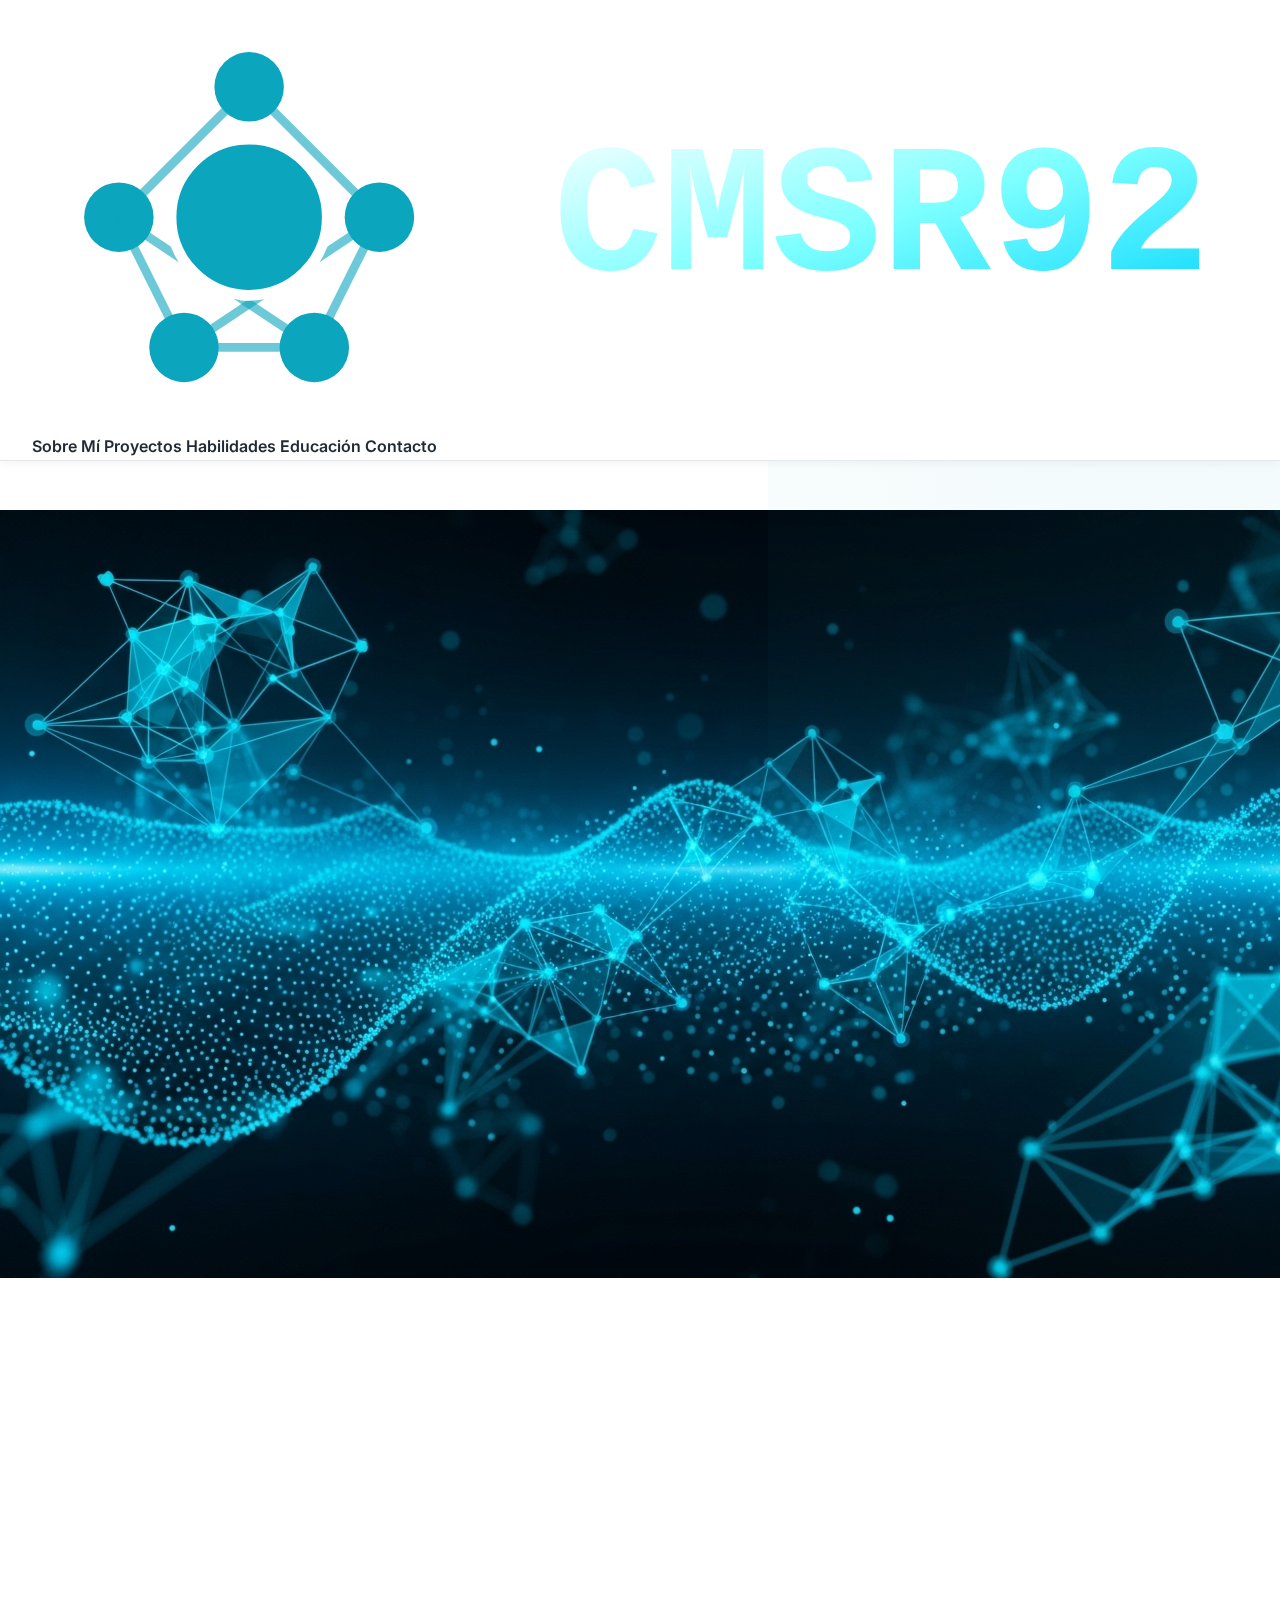
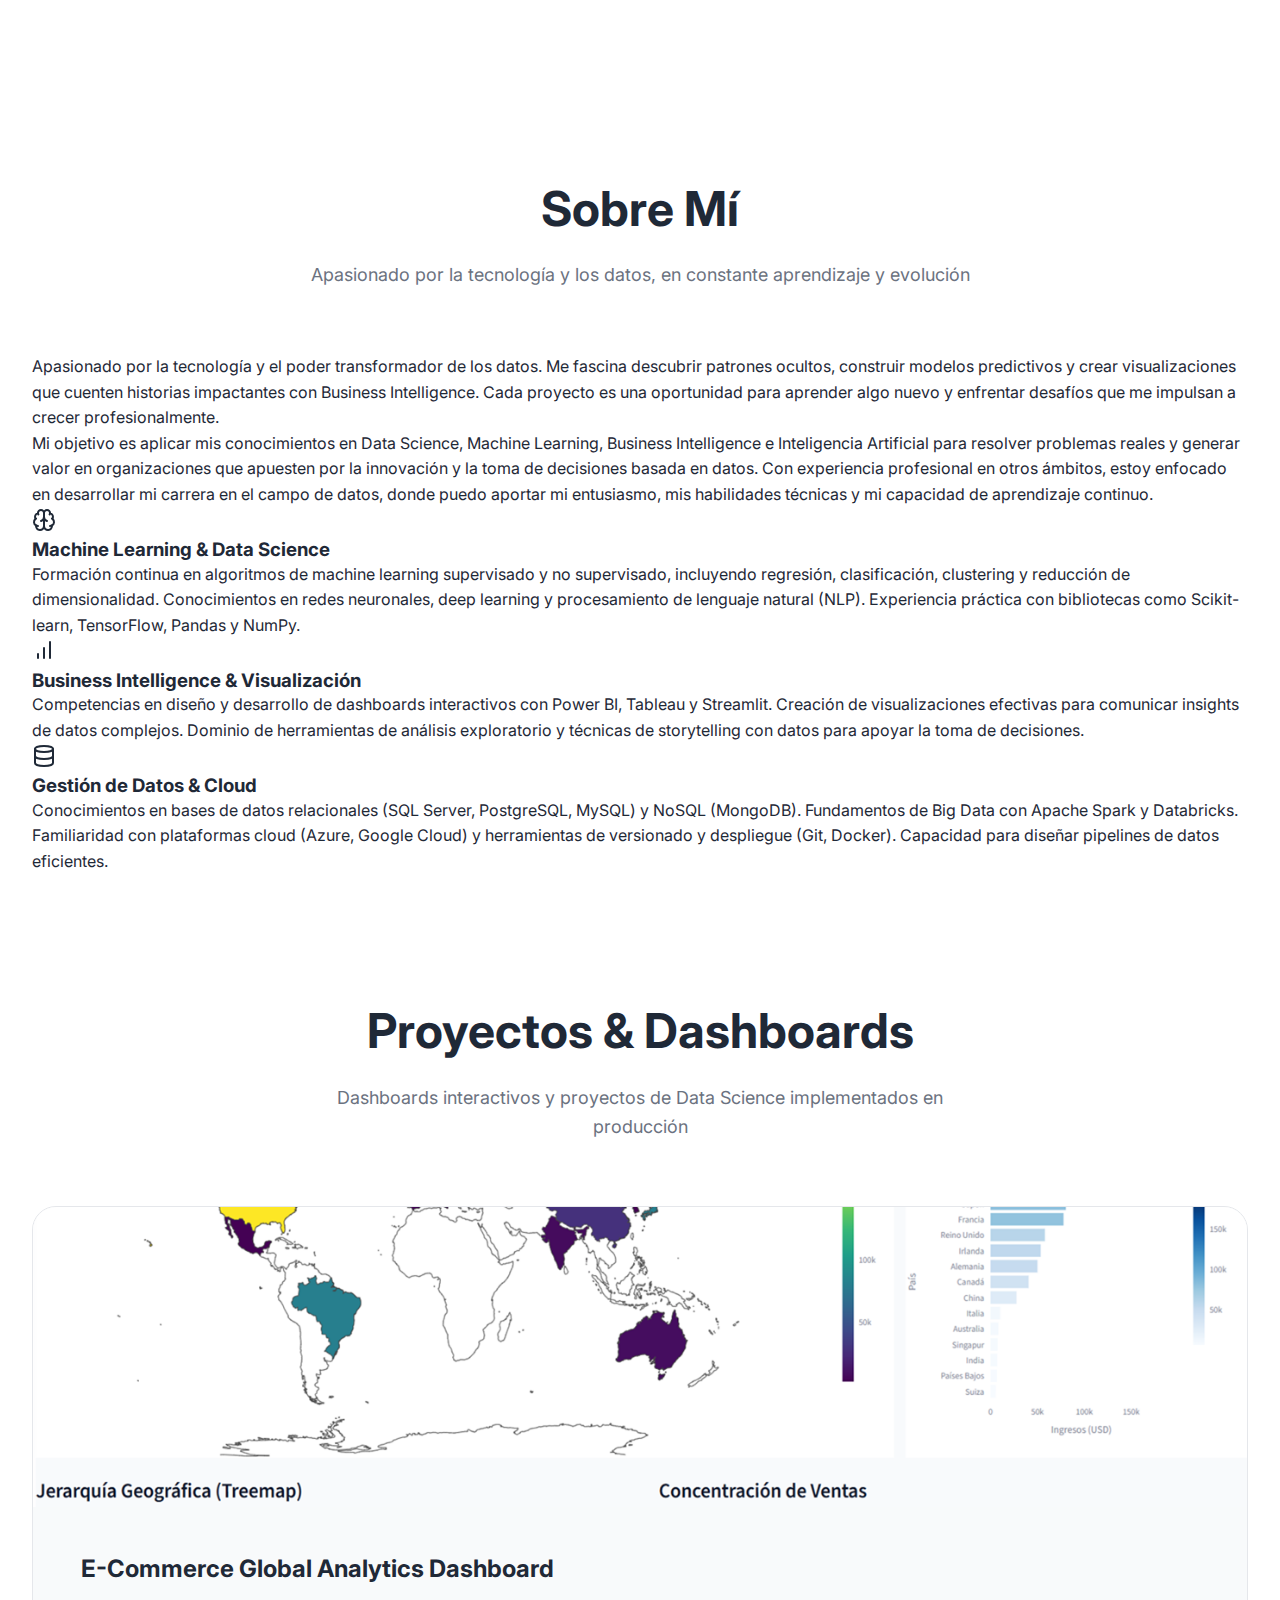
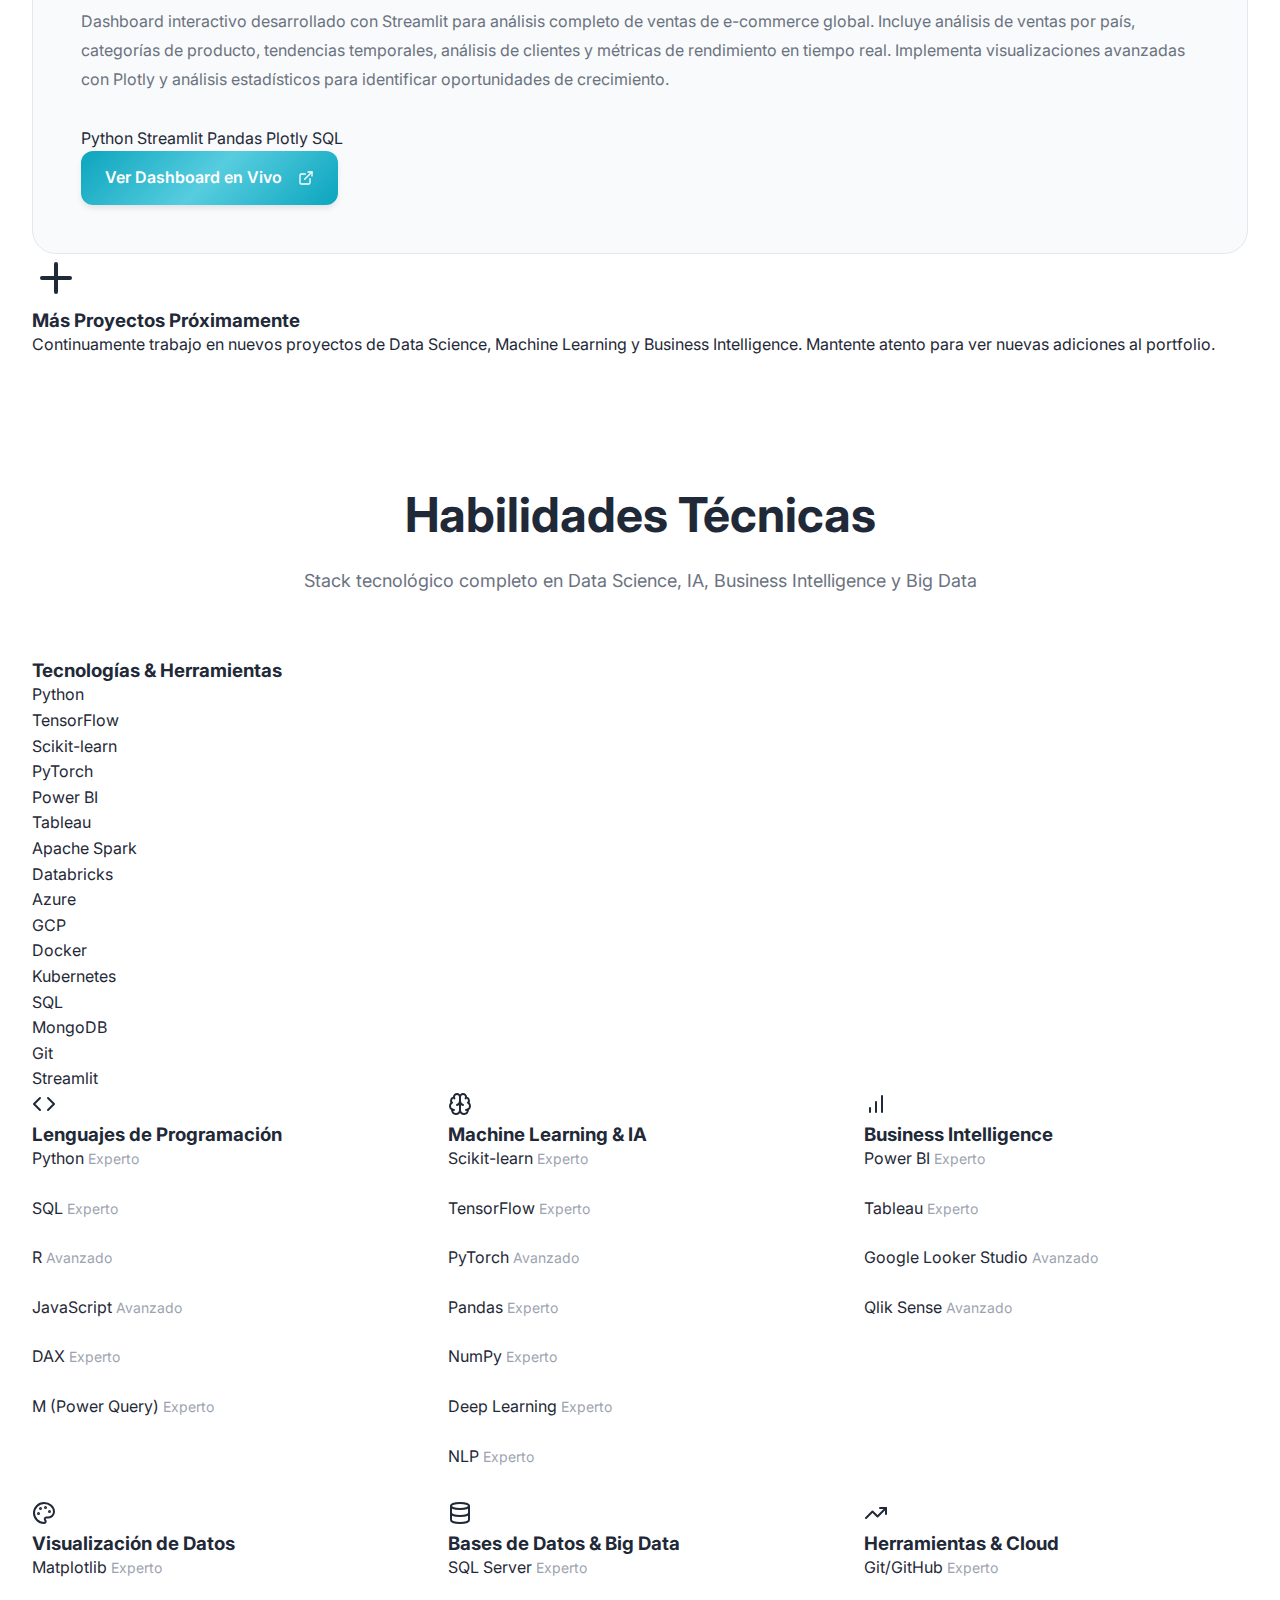
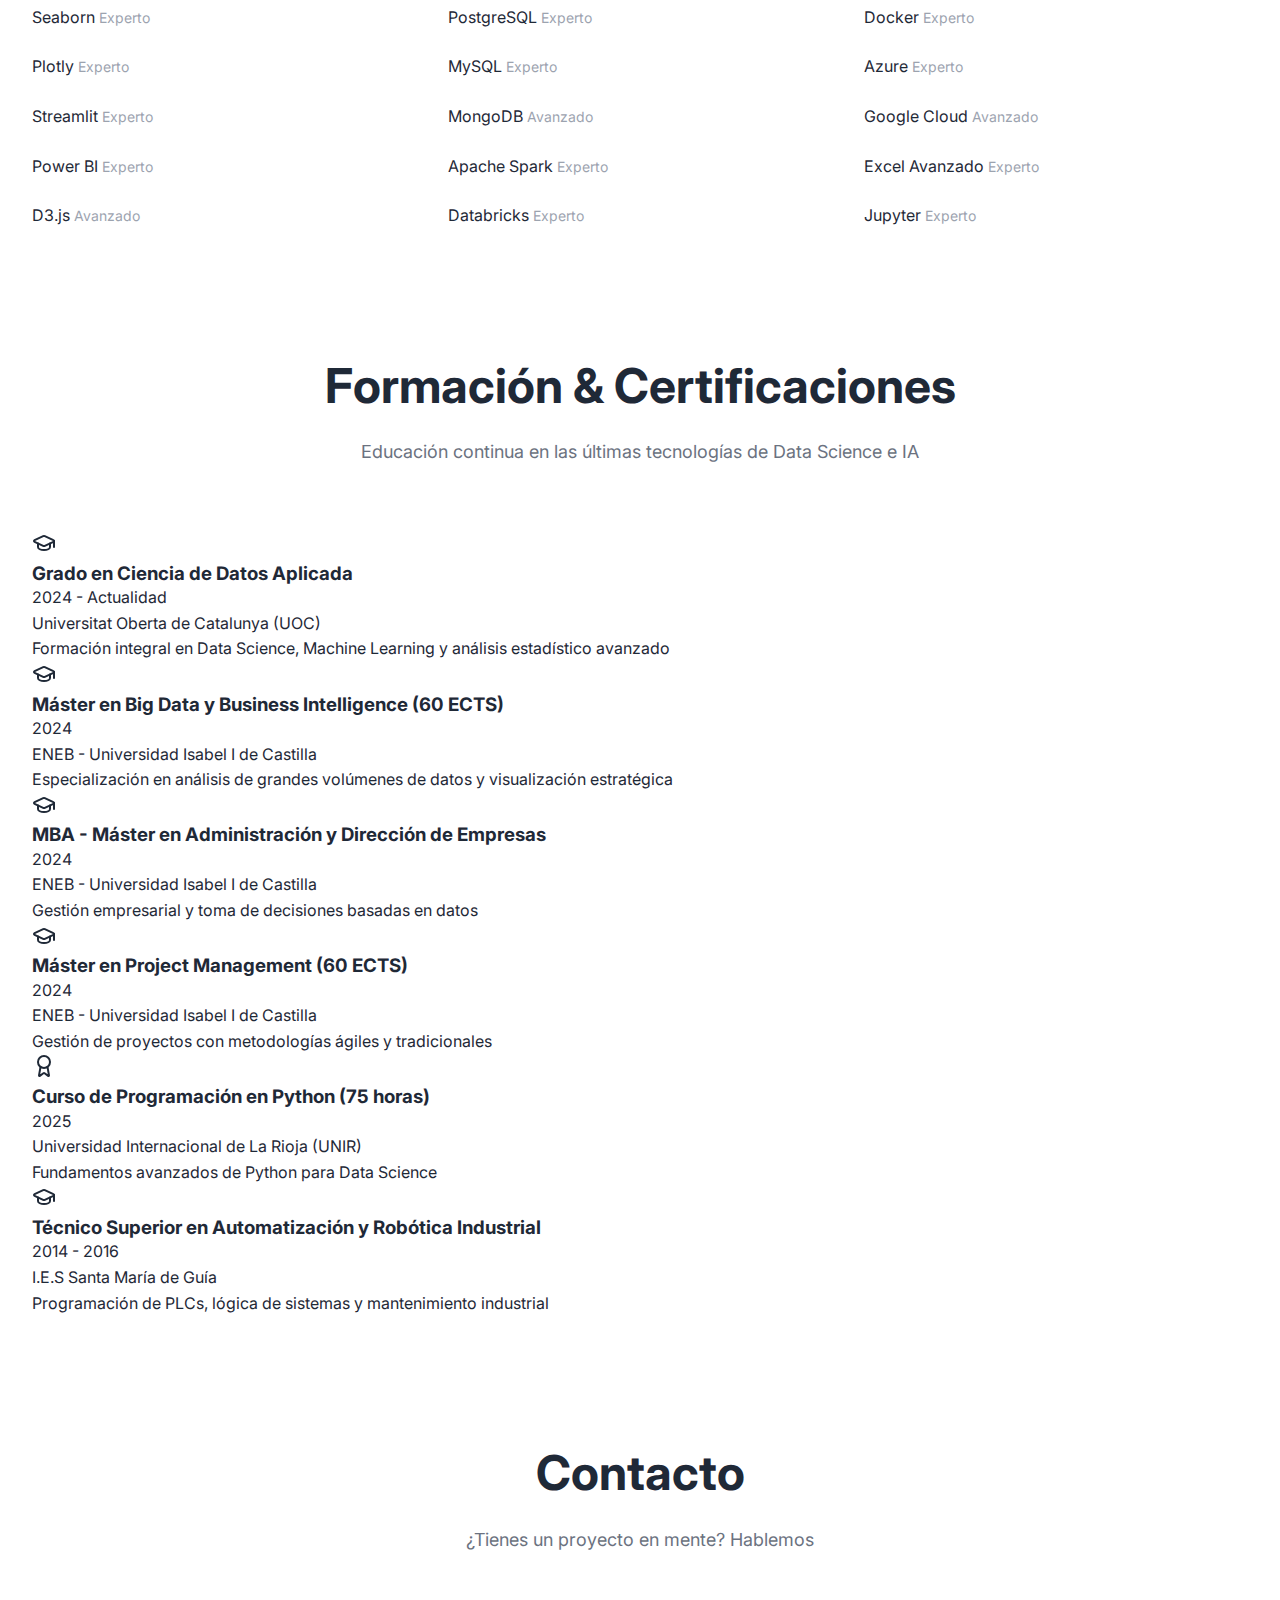
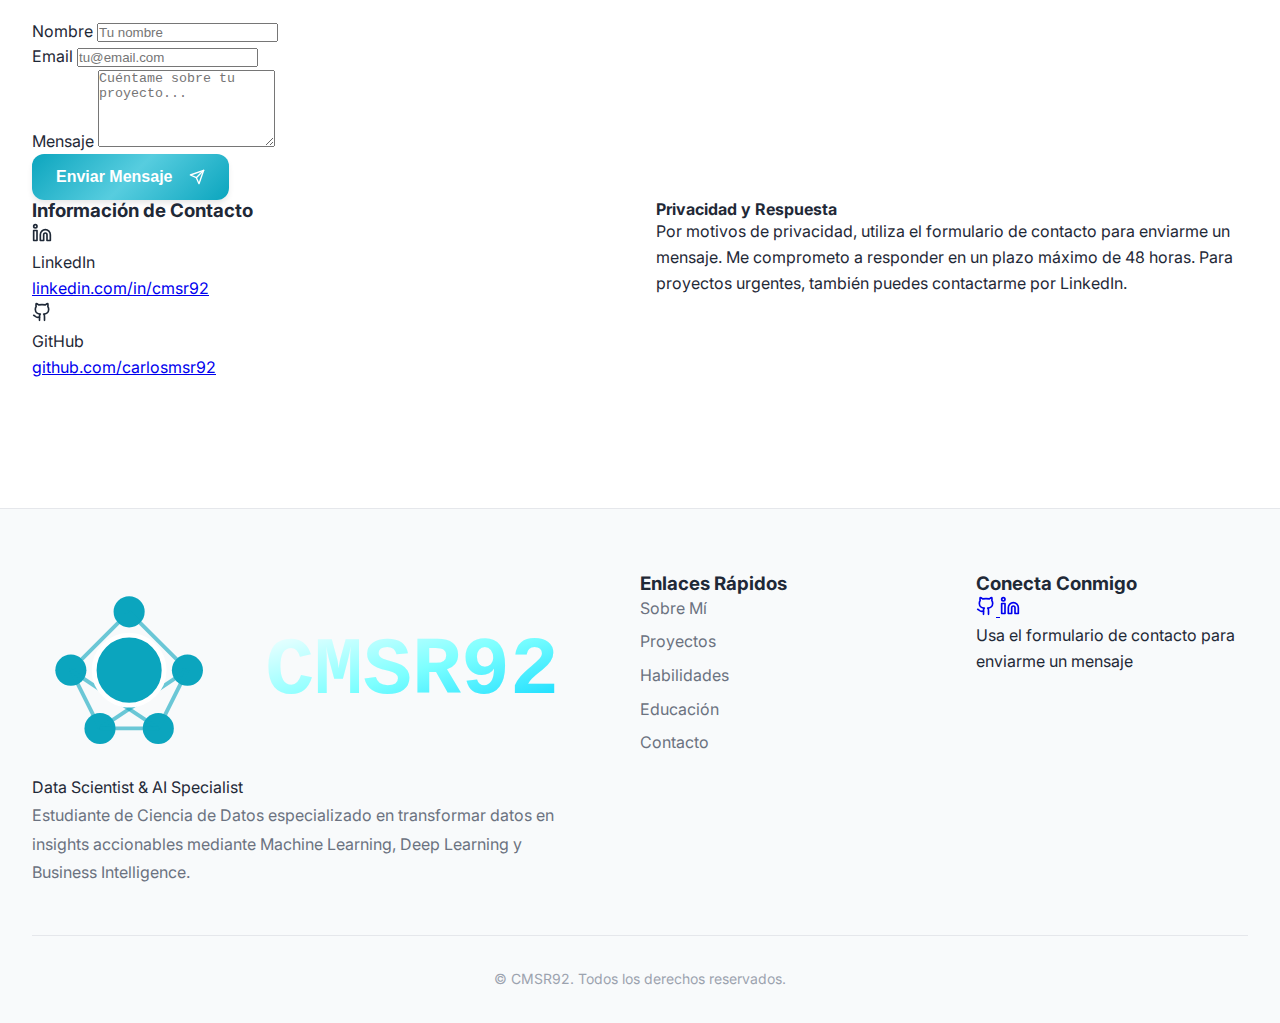
<file: index.html>
<!DOCTYPE html>
<html lang="es">
<head>
    <meta charset="UTF-8">
    <meta name="viewport" content="width=device-width, initial-scale=1.0">
    <title>Carlos Manuel Suárez Rivero - Data Scientist & AI Specialist</title>
    <meta name="description" content="Portfolio de Carlos Manuel Suárez Rivero, estudiante de Ciencia de Datos con especialización en Machine Learning, Deep Learning, Inteligencia Artificial, Big Data y Business Intelligence. Proyectos de análisis avanzado y visualización de datos.">
    
    <!-- Open Graph / Social Media -->
    <meta property="og:title" content="Carlos Manuel Suárez Rivero - Data Scientist & AI Specialist">
    <meta property="og:description" content="Estudiante de Ciencia de Datos especializado en Machine Learning, Deep Learning, IA, Big Data y Business Intelligence. Portfolio de proyectos y dashboards interactivos.">
    <meta property="og:type" content="website">
    
    <link rel="stylesheet" href="styles.css">
    <link rel="preconnect" href="https://fonts.googleapis.com">
    <link rel="preconnect" href="https://fonts.gstatic.com" crossorigin>
    <link href="https://fonts.googleapis.com/css2?family=Inter:wght@400;500;600;700;800;900&display=swap" rel="stylesheet">
</head>
<body>
    <!-- Header -->
    <header class="header">
        <div class="container header-content">
            <div class="logo-container">
                <!-- Logo Neural Network SVG -->
                <svg class="logo" viewBox="0 0 280 100" fill="none" xmlns="http://www.w3.org/2000/svg">
                    <defs>
                        <linearGradient id="textGradientLarge" x1="0%" y1="0%" x2="100%" y2="100%">
                            <stop offset="0%" style="stop-color: #FFFFFF; stop-opacity: 1" />
                            <stop offset="50%" style="stop-color: #7DFFFF; stop-opacity: 1" />
                            <stop offset="100%" style="stop-color: #00D4FF; stop-opacity: 1" />
                        </linearGradient>
                    </defs>
                    
                    <!-- Nodos principales -->
                    <circle cx="50" cy="20" r="8" fill="#0BA5BE" class="pulse" />
                    <circle cx="20" cy="50" r="8" fill="#0BA5BE" class="pulse pulse-delay-1" />
                    <circle cx="80" cy="50" r="8" fill="#0BA5BE" class="pulse pulse-delay-2" />
                    <circle cx="35" cy="80" r="8" fill="#0BA5BE" class="pulse pulse-delay-3" />
                    <circle cx="65" cy="80" r="8" fill="#0BA5BE" class="pulse pulse-delay-4" />
                    
                    <!-- Conexiones -->
                    <line x1="50" y1="20" x2="20" y2="50" stroke="#0BA5BE" stroke-width="2" opacity="0.6" />
                    <line x1="50" y1="20" x2="80" y2="50" stroke="#0BA5BE" stroke-width="2" opacity="0.6" />
                    <line x1="20" y1="50" x2="35" y2="80" stroke="#0BA5BE" stroke-width="2" opacity="0.6" />
                    <line x1="20" y1="50" x2="65" y2="80" stroke="#0BA5BE" stroke-width="2" opacity="0.6" />
                    <line x1="80" y1="50" x2="35" y2="80" stroke="#0BA5BE" stroke-width="2" opacity="0.6" />
                    <line x1="80" y1="50" x2="65" y2="80" stroke="#0BA5BE" stroke-width="2" opacity="0.6" />
                    <line x1="35" y1="80" x2="65" y2="80" stroke="#0BA5BE" stroke-width="2" opacity="0.6" />
                    
                    <!-- Nodos secundarios -->
                    <circle cx="50" cy="35" r="4" fill="white" opacity="0.8" />
                    <circle cx="35" cy="50" r="4" fill="white" opacity="0.8" />
                    <circle cx="65" cy="50" r="4" fill="white" opacity="0.8" />
                    <circle cx="50" cy="65" r="4" fill="white" opacity="0.8" />
                    
                    <!-- Círculo central -->
                    <circle cx="50" cy="50" r="18" fill="#0BA5BE" stroke="white" stroke-width="2.5" />
                    
                    <!-- Texto CMSR92 -->
                    <text x="120" y="62" font-family="monospace" font-size="42" font-weight="bold" fill="url(#textGradientLarge)" text-anchor="start">CMSR92</text>
                </svg>
            </div>
            <nav class="nav">
                <a href="#experience" class="nav-link" data-testid="link-header-experience">Sobre Mí</a>
                <a href="#projects" class="nav-link" data-testid="link-header-projects">Proyectos</a>
                <a href="#skills" class="nav-link" data-testid="link-header-skills">Habilidades</a>
                <a href="#education" class="nav-link" data-testid="link-header-education">Educación</a>
                <a href="#contact" class="nav-link" data-testid="link-header-contact">Contacto</a>
            </nav>
        </div>
    </header>

    <!-- Hero Section -->
    <section id="hero" class="hero">
        <div class="hero-background">
            <img src="images/Hero_background_data_visualization_7936a866.png" alt="Data visualization background" class="hero-image">
            <div class="hero-overlay"></div>
        </div>
        
        <!-- Animated particles -->
        <div class="particles">
            <div class="particle particle-1"></div>
            <div class="particle particle-2"></div>
            <div class="particle particle-3"></div>
            <div class="particle particle-4"></div>
        </div>
        
        <div class="container hero-content">
            <h1 class="hero-title">Carlos Manuel Suárez Rivero</h1>
            <h2 class="hero-subtitle">Data Scientist & AI Specialist</h2>
            <p class="hero-description">
                Estudiante de <span class="highlight">Ciencia de Datos</span> (UOC) especializado en
                <span class="highlight">Machine Learning</span>,
                <span class="highlight">Deep Learning</span>,
                <span class="highlight">Business Intelligence</span> y
                <span class="highlight">Big Data</span>.
                Apasionado por transformar datos complejos en insights accionables mediante análisis avanzado, modelos predictivos y visualizaciones interactivas.
            </p>
            
            <div class="hero-buttons">
                <a href="#projects" class="btn btn-primary" data-testid="button-view-projects">Ver Proyectos</a>
                <a href="#contact" class="btn btn-outline" data-testid="button-contact">Contactar</a>
            </div>
            
            <div class="social-links">
                <a href="https://github.com/carlosmsr92" target="_blank" rel="noopener noreferrer" class="social-link" data-testid="link-github" aria-label="GitHub">
                    <svg xmlns="http://www.w3.org/2000/svg" width="24" height="24" viewBox="0 0 24 24" fill="none" stroke="currentColor" stroke-width="2" stroke-linecap="round" stroke-linejoin="round"><path d="M15 22v-4a4.8 4.8 0 0 0-1-3.5c3 0 6-2 6-5.5.08-1.25-.27-2.48-1-3.5.28-1.15.28-2.35 0-3.5 0 0-1 0-3 1.5-2.64-.5-5.36-.5-8 0C6 2 5 2 5 2c-.3 1.15-.3 2.35 0 3.5A5.403 5.403 0 0 0 4 9c0 3.5 3 5.5 6 5.5-.39.49-.68 1.05-.85 1.65-.17.6-.22 1.23-.15 1.85v4"/><path d="M9 18c-4.51 2-5-2-7-2"/></svg>
                </a>
                <a href="https://www.linkedin.com/in/cmsr92" target="_blank" rel="noopener noreferrer" class="social-link" data-testid="link-linkedin" aria-label="LinkedIn">
                    <svg xmlns="http://www.w3.org/2000/svg" width="24" height="24" viewBox="0 0 24 24" fill="none" stroke="currentColor" stroke-width="2" stroke-linecap="round" stroke-linejoin="round"><path d="M16 8a6 6 0 0 1 6 6v7h-4v-7a2 2 0 0 0-2-2 2 2 0 0 0-2 2v7h-4v-7a6 6 0 0 1 6-6z"/><rect width="4" height="12" x="2" y="9"/><circle cx="4" cy="4" r="2"/></svg>
                </a>
            </div>
            
            <a href="#projects" class="scroll-indicator" data-testid="button-scroll-down">
                <span>Descubre más</span>
                <svg xmlns="http://www.w3.org/2000/svg" width="20" height="20" viewBox="0 0 24 24" fill="none" stroke="currentColor" stroke-width="2" stroke-linecap="round" stroke-linejoin="round"><path d="M12 5v14"/><path d="m19 12-7 7-7-7"/></svg>
            </a>
        </div>
    </section>

    <!-- About Section -->
    <section id="experience" class="section">
        <div class="container">
            <div class="section-header">
                <h2 class="section-title">Sobre Mí</h2>
                <div class="section-divider"></div>
                <p class="section-description">Apasionado por la tecnología y los datos, en constante aprendizaje y evolución</p>
            </div>
            
            <!-- Personal Introduction -->
            <div class="about-intro">
                <p class="about-intro-text">
                    Apasionado por la tecnología y el poder transformador de los datos. Me fascina descubrir patrones ocultos, 
                    construir modelos predictivos y crear visualizaciones que cuenten historias impactantes con Business Intelligence. 
                    Cada proyecto es una oportunidad para aprender algo nuevo y enfrentar desafíos que me impulsan a crecer profesionalmente.
                </p>
                <p class="about-intro-text">
                    Mi objetivo es aplicar mis conocimientos en Data Science, Machine Learning, Business Intelligence e Inteligencia Artificial 
                    para resolver problemas reales y generar valor en organizaciones que apuesten por la innovación y la toma de 
                    decisiones basada en datos. Con experiencia profesional en otros ámbitos, estoy enfocado en desarrollar mi carrera 
                    en el campo de datos, donde puedo aportar mi entusiasmo, mis habilidades técnicas y mi capacidad de aprendizaje continuo.
                </p>
            </div>
            
            <div class="experience-grid">
                <!-- About Item 1 -->
                <div class="experience-card" data-testid="card-experience-0">
                    <div class="experience-header">
                        <div class="experience-icon">
                            <svg xmlns="http://www.w3.org/2000/svg" width="24" height="24" viewBox="0 0 24 24" fill="none" stroke="currentColor" stroke-width="2" stroke-linecap="round" stroke-linejoin="round"><path d="M12 5a3 3 0 1 0-5.997.125 4 4 0 0 0-2.526 5.77 4 4 0 0 0 .556 6.588A4 4 0 1 0 12 18Z"/><path d="M12 5a3 3 0 1 1 5.997.125 4 4 0 0 1 2.526 5.77 4 4 0 0 1-.556 6.588A4 4 0 1 1 12 18Z"/><path d="M15 13a4.5 4.5 0 0 1-3-4 4.5 4.5 0 0 1-3 4"/><path d="M17.599 6.5a3 3 0 0 0 .399-1.375"/><path d="M6.003 5.125A3 3 0 0 0 6.401 6.5"/><path d="M3.477 10.896a4 4 0 0 1 .585-.396"/><path d="M19.938 10.5a4 4 0 0 1 .585.396"/><path d="M6 18a4 4 0 0 1-1.967-.516"/><path d="M19.967 17.484A4 4 0 0 1 18 18"/></svg>
                        </div>
                        <div class="experience-content">
                            <h3 class="experience-title">Machine Learning & Data Science</h3>
                            <p class="experience-description">
                                Formación continua en algoritmos de machine learning supervisado y no supervisado, incluyendo regresión, clasificación, clustering y reducción de dimensionalidad. Conocimientos en redes neuronales, deep learning y procesamiento de lenguaje natural (NLP). Experiencia práctica con bibliotecas como Scikit-learn, TensorFlow, Pandas y NumPy.
                            </p>
                        </div>
                    </div>
                </div>

                <!-- About Item 2 -->
                <div class="experience-card" data-testid="card-experience-1">
                    <div class="experience-header">
                        <div class="experience-icon">
                            <svg xmlns="http://www.w3.org/2000/svg" width="24" height="24" viewBox="0 0 24 24" fill="none" stroke="currentColor" stroke-width="2" stroke-linecap="round" stroke-linejoin="round"><line x1="12" x2="12" y1="20" y2="10"/><line x1="18" x2="18" y1="20" y2="4"/><line x1="6" x2="6" y1="20" y2="16"/></svg>
                        </div>
                        <div class="experience-content">
                            <h3 class="experience-title">Business Intelligence & Visualización</h3>
                            <p class="experience-description">
                                Competencias en diseño y desarrollo de dashboards interactivos con Power BI, Tableau y Streamlit. Creación de visualizaciones efectivas para comunicar insights de datos complejos. Dominio de herramientas de análisis exploratorio y técnicas de storytelling con datos para apoyar la toma de decisiones.
                            </p>
                        </div>
                    </div>
                </div>

                <!-- About Item 3 -->
                <div class="experience-card" data-testid="card-experience-2">
                    <div class="experience-header">
                        <div class="experience-icon">
                            <svg xmlns="http://www.w3.org/2000/svg" width="24" height="24" viewBox="0 0 24 24" fill="none" stroke="currentColor" stroke-width="2" stroke-linecap="round" stroke-linejoin="round"><ellipse cx="12" cy="5" rx="9" ry="3"/><path d="M3 5V19A9 3 0 0 0 21 19V5"/><path d="M3 12A9 3 0 0 0 21 12"/></svg>
                        </div>
                        <div class="experience-content">
                            <h3 class="experience-title">Gestión de Datos & Cloud</h3>
                            <p class="experience-description">
                                Conocimientos en bases de datos relacionales (SQL Server, PostgreSQL, MySQL) y NoSQL (MongoDB). Fundamentos de Big Data con Apache Spark y Databricks. Familiaridad con plataformas cloud (Azure, Google Cloud) y herramientas de versionado y despliegue (Git, Docker). Capacidad para diseñar pipelines de datos eficientes.
                            </p>
                        </div>
                    </div>
                </div>
            </div>
        </div>
    </section>

    <!-- Projects Section -->
    <section id="projects" class="section section-alt">
        <div class="container">
            <div class="section-header">
                <h2 class="section-title">Proyectos & Dashboards</h2>
                <div class="section-divider"></div>
                <p class="section-description">Dashboards interactivos y proyectos de Data Science implementados en producción</p>
            </div>
            
            <div class="projects-container">
                <!-- Project 1 -->
                <div class="project-card" data-testid="card-project-0">
                    <div class="project-grid">
                        <div class="project-image">
                            <img src="images/Dashboard_project_preview_1_15a376d8.png" alt="E-Commerce Global Analytics Dashboard">
                            <div class="project-image-overlay"></div>
                        </div>
                        <div class="project-content">
                            <h3 class="project-title">E-Commerce Global Analytics Dashboard</h3>
                            <p class="project-description">
                                Dashboard interactivo desarrollado con Streamlit para análisis completo de ventas de e-commerce global. Incluye análisis de ventas por país, categorías de producto, tendencias temporales, análisis de clientes y métricas de rendimiento en tiempo real. Implementa visualizaciones avanzadas con Plotly y análisis estadísticos para identificar oportunidades de crecimiento.
                            </p>
                            <div class="project-tech">
                                <span class="tech-badge" data-testid="badge-tech-0-0">Python</span>
                                <span class="tech-badge" data-testid="badge-tech-0-1">Streamlit</span>
                                <span class="tech-badge" data-testid="badge-tech-0-2">Pandas</span>
                                <span class="tech-badge" data-testid="badge-tech-0-3">Plotly</span>
                                <span class="tech-badge" data-testid="badge-tech-0-4">SQL</span>
                            </div>
                            <a href="https://ecommers-global.streamlit.app/" target="_blank" rel="noopener noreferrer" class="btn btn-primary" data-testid="button-view-project-0">
                                Ver Dashboard en Vivo
                                <svg xmlns="http://www.w3.org/2000/svg" width="16" height="16" viewBox="0 0 24 24" fill="none" stroke="currentColor" stroke-width="2" stroke-linecap="round" stroke-linejoin="round" style="margin-left: 8px;"><path d="M18 13v6a2 2 0 0 1-2 2H5a2 2 0 0 1-2-2V8a2 2 0 0 1 2-2h6"/><polyline points="15 3 21 3 21 9"/><line x1="10" x2="21" y1="14" y2="3"/></svg>
                            </a>
                        </div>
                    </div>
                </div>

                <!-- Placeholder for future projects -->
                <div class="project-placeholder">
                    <div class="placeholder-icon">
                        <svg xmlns="http://www.w3.org/2000/svg" width="48" height="48" viewBox="0 0 24 24" fill="none" stroke="currentColor" stroke-width="2" stroke-linecap="round" stroke-linejoin="round"><path d="M12 5v14"/><path d="M5 12h14"/></svg>
                    </div>
                    <h3 class="placeholder-title">Más Proyectos Próximamente</h3>
                    <p class="placeholder-description">
                        Continuamente trabajo en nuevos proyectos de Data Science, Machine Learning y Business Intelligence. Mantente atento para ver nuevas adiciones al portfolio.
                    </p>
                </div>
            </div>
        </div>
    </section>

    <!-- Skills Section -->
    <section id="skills" class="section">
        <div class="container">
            <div class="section-header">
                <h2 class="section-title">Habilidades Técnicas</h2>
                <div class="section-divider"></div>
                <p class="section-description">Stack tecnológico completo en Data Science, IA, Business Intelligence y Big Data</p>
            </div>

            <!-- Technology Badges -->
            <div class="tech-logos-section">
                <h3 class="tech-logos-title">Tecnologías & Herramientas</h3>
                <div class="tech-logos-grid">
                    <div class="tech-logo-item">
                        <div class="tech-logo-badge">Python</div>
                    </div>
                    <div class="tech-logo-item">
                        <div class="tech-logo-badge">TensorFlow</div>
                    </div>
                    <div class="tech-logo-item">
                        <div class="tech-logo-badge">Scikit-learn</div>
                    </div>
                    <div class="tech-logo-item">
                        <div class="tech-logo-badge">PyTorch</div>
                    </div>
                    <div class="tech-logo-item">
                        <div class="tech-logo-badge">Power BI</div>
                    </div>
                    <div class="tech-logo-item">
                        <div class="tech-logo-badge">Tableau</div>
                    </div>
                    <div class="tech-logo-item">
                        <div class="tech-logo-badge">Apache Spark</div>
                    </div>
                    <div class="tech-logo-item">
                        <div class="tech-logo-badge">Databricks</div>
                    </div>
                    <div class="tech-logo-item">
                        <div class="tech-logo-badge">Azure</div>
                    </div>
                    <div class="tech-logo-item">
                        <div class="tech-logo-badge">GCP</div>
                    </div>
                    <div class="tech-logo-item">
                        <div class="tech-logo-badge">Docker</div>
                    </div>
                    <div class="tech-logo-item">
                        <div class="tech-logo-badge">Kubernetes</div>
                    </div>
                    <div class="tech-logo-item">
                        <div class="tech-logo-badge">SQL</div>
                    </div>
                    <div class="tech-logo-item">
                        <div class="tech-logo-badge">MongoDB</div>
                    </div>
                    <div class="tech-logo-item">
                        <div class="tech-logo-badge">Git</div>
                    </div>
                    <div class="tech-logo-item">
                        <div class="tech-logo-badge">Streamlit</div>
                    </div>
                </div>
            </div>
            
            <div class="skills-grid">
                <!-- Skill 1 -->
                <div class="skill-card" data-testid="card-skill-0">
                    <div class="skill-header">
                        <div class="skill-icon skill-icon-1">
                            <svg xmlns="http://www.w3.org/2000/svg" width="24" height="24" viewBox="0 0 24 24" fill="none" stroke="currentColor" stroke-width="2" stroke-linecap="round" stroke-linejoin="round"><polyline points="16 18 22 12 16 6"/><polyline points="8 6 2 12 8 18"/></svg>
                        </div>
                        <h3 class="skill-title">Lenguajes de Programación</h3>
                    </div>
                    <div class="skill-items">
                        <div class="skill-badge-wrapper">
                            <span class="skill-badge">Python</span>
                            <span class="skill-level skill-level-expert">Experto</span>
                        </div>
                        <div class="skill-badge-wrapper">
                            <span class="skill-badge">SQL</span>
                            <span class="skill-level skill-level-expert">Experto</span>
                        </div>
                        <div class="skill-badge-wrapper">
                            <span class="skill-badge">R</span>
                            <span class="skill-level skill-level-advanced">Avanzado</span>
                        </div>
                        <div class="skill-badge-wrapper">
                            <span class="skill-badge">JavaScript</span>
                            <span class="skill-level skill-level-advanced">Avanzado</span>
                        </div>
                        <div class="skill-badge-wrapper">
                            <span class="skill-badge">DAX</span>
                            <span class="skill-level skill-level-expert">Experto</span>
                        </div>
                        <div class="skill-badge-wrapper">
                            <span class="skill-badge">M (Power Query)</span>
                            <span class="skill-level skill-level-expert">Experto</span>
                        </div>
                    </div>
                </div>

                <!-- Skill 2 -->
                <div class="skill-card" data-testid="card-skill-1">
                    <div class="skill-header">
                        <div class="skill-icon skill-icon-2">
                            <svg xmlns="http://www.w3.org/2000/svg" width="24" height="24" viewBox="0 0 24 24" fill="none" stroke="currentColor" stroke-width="2" stroke-linecap="round" stroke-linejoin="round"><path d="M12 5a3 3 0 1 0-5.997.125 4 4 0 0 0-2.526 5.77 4 4 0 0 0 .556 6.588A4 4 0 1 0 12 18Z"/><path d="M12 5a3 3 0 1 1 5.997.125 4 4 0 0 1 2.526 5.77 4 4 0 0 1-.556 6.588A4 4 0 1 1 12 18Z"/><path d="M15 13a4.5 4.5 0 0 1-3-4 4.5 4.5 0 0 1-3 4"/><path d="M17.599 6.5a3 3 0 0 0 .399-1.375"/><path d="M6.003 5.125A3 3 0 0 0 6.401 6.5"/><path d="M3.477 10.896a4 4 0 0 1 .585-.396"/><path d="M19.938 10.5a4 4 0 0 1 .585.396"/><path d="M6 18a4 4 0 0 1-1.967-.516"/><path d="M19.967 17.484A4 4 0 0 1 18 18"/></svg>
                        </div>
                        <h3 class="skill-title">Machine Learning & IA</h3>
                    </div>
                    <div class="skill-items">
                        <div class="skill-badge-wrapper">
                            <span class="skill-badge">Scikit-learn</span>
                            <span class="skill-level skill-level-expert">Experto</span>
                        </div>
                        <div class="skill-badge-wrapper">
                            <span class="skill-badge">TensorFlow</span>
                            <span class="skill-level skill-level-expert">Experto</span>
                        </div>
                        <div class="skill-badge-wrapper">
                            <span class="skill-badge">PyTorch</span>
                            <span class="skill-level skill-level-advanced">Avanzado</span>
                        </div>
                        <div class="skill-badge-wrapper">
                            <span class="skill-badge">Pandas</span>
                            <span class="skill-level skill-level-expert">Experto</span>
                        </div>
                        <div class="skill-badge-wrapper">
                            <span class="skill-badge">NumPy</span>
                            <span class="skill-level skill-level-expert">Experto</span>
                        </div>
                        <div class="skill-badge-wrapper">
                            <span class="skill-badge">Deep Learning</span>
                            <span class="skill-level skill-level-expert">Experto</span>
                        </div>
                        <div class="skill-badge-wrapper">
                            <span class="skill-badge">NLP</span>
                            <span class="skill-level skill-level-expert">Experto</span>
                        </div>
                    </div>
                </div>

                <!-- Skill 3 -->
                <div class="skill-card" data-testid="card-skill-2">
                    <div class="skill-header">
                        <div class="skill-icon skill-icon-1">
                            <svg xmlns="http://www.w3.org/2000/svg" width="24" height="24" viewBox="0 0 24 24" fill="none" stroke="currentColor" stroke-width="2" stroke-linecap="round" stroke-linejoin="round"><line x1="12" x2="12" y1="20" y2="10"/><line x1="18" x2="18" y1="20" y2="4"/><line x1="6" x2="6" y1="20" y2="16"/></svg>
                        </div>
                        <h3 class="skill-title">Business Intelligence</h3>
                    </div>
                    <div class="skill-items">
                        <div class="skill-badge-wrapper">
                            <span class="skill-badge">Power BI</span>
                            <span class="skill-level skill-level-expert">Experto</span>
                        </div>
                        <div class="skill-badge-wrapper">
                            <span class="skill-badge">Tableau</span>
                            <span class="skill-level skill-level-expert">Experto</span>
                        </div>
                        <div class="skill-badge-wrapper">
                            <span class="skill-badge">Google Looker Studio</span>
                            <span class="skill-level skill-level-advanced">Avanzado</span>
                        </div>
                        <div class="skill-badge-wrapper">
                            <span class="skill-badge">Qlik Sense</span>
                            <span class="skill-level skill-level-advanced">Avanzado</span>
                        </div>
                    </div>
                </div>

                <!-- Skill 4 -->
                <div class="skill-card" data-testid="card-skill-3">
                    <div class="skill-header">
                        <div class="skill-icon skill-icon-3">
                            <svg xmlns="http://www.w3.org/2000/svg" width="24" height="24" viewBox="0 0 24 24" fill="none" stroke="currentColor" stroke-width="2" stroke-linecap="round" stroke-linejoin="round"><circle cx="13.5" cy="6.5" r=".5" fill="currentColor"/><circle cx="17.5" cy="10.5" r=".5" fill="currentColor"/><circle cx="8.5" cy="7.5" r=".5" fill="currentColor"/><circle cx="6.5" cy="12.5" r=".5" fill="currentColor"/><path d="M12 2C6.5 2 2 6.5 2 12s4.5 10 10 10c.926 0 1.648-.746 1.648-1.688 0-.437-.18-.835-.437-1.125-.29-.289-.438-.652-.438-1.125a1.64 1.64 0 0 1 1.668-1.668h1.996c3.051 0 5.555-2.503 5.555-5.554C21.965 6.012 17.461 2 12 2z"/></svg>
                        </div>
                        <h3 class="skill-title">Visualización de Datos</h3>
                    </div>
                    <div class="skill-items">
                        <div class="skill-badge-wrapper">
                            <span class="skill-badge">Matplotlib</span>
                            <span class="skill-level skill-level-expert">Experto</span>
                        </div>
                        <div class="skill-badge-wrapper">
                            <span class="skill-badge">Seaborn</span>
                            <span class="skill-level skill-level-expert">Experto</span>
                        </div>
                        <div class="skill-badge-wrapper">
                            <span class="skill-badge">Plotly</span>
                            <span class="skill-level skill-level-expert">Experto</span>
                        </div>
                        <div class="skill-badge-wrapper">
                            <span class="skill-badge">Streamlit</span>
                            <span class="skill-level skill-level-expert">Experto</span>
                        </div>
                        <div class="skill-badge-wrapper">
                            <span class="skill-badge">Power BI</span>
                            <span class="skill-level skill-level-expert">Experto</span>
                        </div>
                        <div class="skill-badge-wrapper">
                            <span class="skill-badge">D3.js</span>
                            <span class="skill-level skill-level-advanced">Avanzado</span>
                        </div>
                    </div>
                </div>

                <!-- Skill 5 -->
                <div class="skill-card" data-testid="card-skill-4">
                    <div class="skill-header">
                        <div class="skill-icon skill-icon-2">
                            <svg xmlns="http://www.w3.org/2000/svg" width="24" height="24" viewBox="0 0 24 24" fill="none" stroke="currentColor" stroke-width="2" stroke-linecap="round" stroke-linejoin="round"><ellipse cx="12" cy="5" rx="9" ry="3"/><path d="M3 5V19A9 3 0 0 0 21 19V5"/><path d="M3 12A9 3 0 0 0 21 12"/></svg>
                        </div>
                        <h3 class="skill-title">Bases de Datos & Big Data</h3>
                    </div>
                    <div class="skill-items">
                        <div class="skill-badge-wrapper">
                            <span class="skill-badge">SQL Server</span>
                            <span class="skill-level skill-level-expert">Experto</span>
                        </div>
                        <div class="skill-badge-wrapper">
                            <span class="skill-badge">PostgreSQL</span>
                            <span class="skill-level skill-level-expert">Experto</span>
                        </div>
                        <div class="skill-badge-wrapper">
                            <span class="skill-badge">MySQL</span>
                            <span class="skill-level skill-level-expert">Experto</span>
                        </div>
                        <div class="skill-badge-wrapper">
                            <span class="skill-badge">MongoDB</span>
                            <span class="skill-level skill-level-advanced">Avanzado</span>
                        </div>
                        <div class="skill-badge-wrapper">
                            <span class="skill-badge">Apache Spark</span>
                            <span class="skill-level skill-level-expert">Experto</span>
                        </div>
                        <div class="skill-badge-wrapper">
                            <span class="skill-badge">Databricks</span>
                            <span class="skill-level skill-level-expert">Experto</span>
                        </div>
                    </div>
                </div>

                <!-- Skill 6 -->
                <div class="skill-card" data-testid="card-skill-5">
                    <div class="skill-header">
                        <div class="skill-icon skill-icon-1">
                            <svg xmlns="http://www.w3.org/2000/svg" width="24" height="24" viewBox="0 0 24 24" fill="none" stroke="currentColor" stroke-width="2" stroke-linecap="round" stroke-linejoin="round"><polyline points="22 7 13.5 15.5 8.5 10.5 2 17"/><polyline points="16 7 22 7 22 13"/></svg>
                        </div>
                        <h3 class="skill-title">Herramientas & Cloud</h3>
                    </div>
                    <div class="skill-items">
                        <div class="skill-badge-wrapper">
                            <span class="skill-badge">Git/GitHub</span>
                            <span class="skill-level skill-level-expert">Experto</span>
                        </div>
                        <div class="skill-badge-wrapper">
                            <span class="skill-badge">Docker</span>
                            <span class="skill-level skill-level-expert">Experto</span>
                        </div>
                        <div class="skill-badge-wrapper">
                            <span class="skill-badge">Azure</span>
                            <span class="skill-level skill-level-expert">Experto</span>
                        </div>
                        <div class="skill-badge-wrapper">
                            <span class="skill-badge">Google Cloud</span>
                            <span class="skill-level skill-level-advanced">Avanzado</span>
                        </div>
                        <div class="skill-badge-wrapper">
                            <span class="skill-badge">Excel Avanzado</span>
                            <span class="skill-level skill-level-expert">Experto</span>
                        </div>
                        <div class="skill-badge-wrapper">
                            <span class="skill-badge">Jupyter</span>
                            <span class="skill-level skill-level-expert">Experto</span>
                        </div>
                    </div>
                </div>
            </div>
        </div>
    </section>

    <!-- Education Section -->
    <section id="education" class="section section-alt">
        <div class="container">
            <div class="section-header">
                <h2 class="section-title">Formación & Certificaciones</h2>
                <div class="section-divider"></div>
                <p class="section-description">Educación continua en las últimas tecnologías de Data Science e IA</p>
            </div>
            
            <div class="education-container">
                <!-- Education items -->
                <div class="education-card" data-testid="card-education-0">
                    <div class="education-icon">
                        <svg xmlns="http://www.w3.org/2000/svg" width="24" height="24" viewBox="0 0 24 24" fill="none" stroke="currentColor" stroke-width="2" stroke-linecap="round" stroke-linejoin="round"><path d="M21.42 10.922a1 1 0 0 0-.019-1.838L12.83 5.18a2 2 0 0 0-1.66 0L2.6 9.08a1 1 0 0 0 0 1.832l8.57 3.908a2 2 0 0 0 1.66 0z"/><path d="M22 10v6"/><path d="M6 12.5V16a6 3 0 0 0 12 0v-3.5"/></svg>
                    </div>
                    <div class="education-content">
                        <div class="education-header">
                            <h3 class="education-title">Grado en Ciencia de Datos Aplicada</h3>
                            <span class="education-period">2024 - Actualidad</span>
                        </div>
                        <p class="education-institution">Universitat Oberta de Catalunya (UOC)</p>
                        <p class="education-description">Formación integral en Data Science, Machine Learning y análisis estadístico avanzado</p>
                    </div>
                </div>

                <div class="education-card" data-testid="card-education-1">
                    <div class="education-icon">
                        <svg xmlns="http://www.w3.org/2000/svg" width="24" height="24" viewBox="0 0 24 24" fill="none" stroke="currentColor" stroke-width="2" stroke-linecap="round" stroke-linejoin="round"><path d="M21.42 10.922a1 1 0 0 0-.019-1.838L12.83 5.18a2 2 0 0 0-1.66 0L2.6 9.08a1 1 0 0 0 0 1.832l8.57 3.908a2 2 0 0 0 1.66 0z"/><path d="M22 10v6"/><path d="M6 12.5V16a6 3 0 0 0 12 0v-3.5"/></svg>
                    </div>
                    <div class="education-content">
                        <div class="education-header">
                            <h3 class="education-title">Máster en Big Data y Business Intelligence (60 ECTS)</h3>
                            <span class="education-period">2024</span>
                        </div>
                        <p class="education-institution">ENEB - Universidad Isabel I de Castilla</p>
                        <p class="education-description">Especialización en análisis de grandes volúmenes de datos y visualización estratégica</p>
                    </div>
                </div>

                <div class="education-card" data-testid="card-education-2">
                    <div class="education-icon">
                        <svg xmlns="http://www.w3.org/2000/svg" width="24" height="24" viewBox="0 0 24 24" fill="none" stroke="currentColor" stroke-width="2" stroke-linecap="round" stroke-linejoin="round"><path d="M21.42 10.922a1 1 0 0 0-.019-1.838L12.83 5.18a2 2 0 0 0-1.66 0L2.6 9.08a1 1 0 0 0 0 1.832l8.57 3.908a2 2 0 0 0 1.66 0z"/><path d="M22 10v6"/><path d="M6 12.5V16a6 3 0 0 0 12 0v-3.5"/></svg>
                    </div>
                    <div class="education-content">
                        <div class="education-header">
                            <h3 class="education-title">MBA - Máster en Administración y Dirección de Empresas</h3>
                            <span class="education-period">2024</span>
                        </div>
                        <p class="education-institution">ENEB - Universidad Isabel I de Castilla</p>
                        <p class="education-description">Gestión empresarial y toma de decisiones basadas en datos</p>
                    </div>
                </div>

                <div class="education-card" data-testid="card-education-3">
                    <div class="education-icon">
                        <svg xmlns="http://www.w3.org/2000/svg" width="24" height="24" viewBox="0 0 24 24" fill="none" stroke="currentColor" stroke-width="2" stroke-linecap="round" stroke-linejoin="round"><path d="M21.42 10.922a1 1 0 0 0-.019-1.838L12.83 5.18a2 2 0 0 0-1.66 0L2.6 9.08a1 1 0 0 0 0 1.832l8.57 3.908a2 2 0 0 0 1.66 0z"/><path d="M22 10v6"/><path d="M6 12.5V16a6 3 0 0 0 12 0v-3.5"/></svg>
                    </div>
                    <div class="education-content">
                        <div class="education-header">
                            <h3 class="education-title">Máster en Project Management (60 ECTS)</h3>
                            <span class="education-period">2024</span>
                        </div>
                        <p class="education-institution">ENEB - Universidad Isabel I de Castilla</p>
                        <p class="education-description">Gestión de proyectos con metodologías ágiles y tradicionales</p>
                    </div>
                </div>

                <div class="education-card" data-testid="card-education-4">
                    <div class="education-icon">
                        <svg xmlns="http://www.w3.org/2000/svg" width="24" height="24" viewBox="0 0 24 24" fill="none" stroke="currentColor" stroke-width="2" stroke-linecap="round" stroke-linejoin="round"><path d="m15.477 12.89 1.515 8.526a.5.5 0 0 1-.81.47l-3.58-2.687a1 1 0 0 0-1.197 0l-3.586 2.686a.5.5 0 0 1-.81-.469l1.514-8.526"/><circle cx="12" cy="8" r="6"/></svg>
                    </div>
                    <div class="education-content">
                        <div class="education-header">
                            <h3 class="education-title">Curso de Programación en Python (75 horas)</h3>
                            <span class="education-period">2025</span>
                        </div>
                        <p class="education-institution">Universidad Internacional de La Rioja (UNIR)</p>
                        <p class="education-description">Fundamentos avanzados de Python para Data Science</p>
                    </div>
                </div>

                <div class="education-card" data-testid="card-education-5">
                    <div class="education-icon">
                        <svg xmlns="http://www.w3.org/2000/svg" width="24" height="24" viewBox="0 0 24 24" fill="none" stroke="currentColor" stroke-width="2" stroke-linecap="round" stroke-linejoin="round"><path d="M21.42 10.922a1 1 0 0 0-.019-1.838L12.83 5.18a2 2 0 0 0-1.66 0L2.6 9.08a1 1 0 0 0 0 1.832l8.57 3.908a2 2 0 0 0 1.66 0z"/><path d="M22 10v6"/><path d="M6 12.5V16a6 3 0 0 0 12 0v-3.5"/></svg>
                    </div>
                    <div class="education-content">
                        <div class="education-header">
                            <h3 class="education-title">Técnico Superior en Automatización y Robótica Industrial</h3>
                            <span class="education-period">2014 - 2016</span>
                        </div>
                        <p class="education-institution">I.E.S Santa María de Guía</p>
                        <p class="education-description">Programación de PLCs, lógica de sistemas y mantenimiento industrial</p>
                    </div>
                </div>
            </div>
        </div>
    </section>

    <!-- Contact Section -->
    <section id="contact" class="section">
        <div class="container">
            <div class="section-header">
                <h2 class="section-title">Contacto</h2>
                <div class="section-divider"></div>
                <p class="section-description">¿Tienes un proyecto en mente? Hablemos</p>
            </div>
            
            <div class="contact-container">
                <!-- Contact Form -->
                <div class="contact-form-card">
                    <!-- 
                    ⚠️ IMPORTANTE: CONFIGURAR FORMSPREE ⚠️
                    
                    Para que el formulario funcione, debes:
                    1. Crear cuenta GRATIS en https://formspree.io
                    2. Crear un nuevo formulario y obtener tu Form ID
                    3. Reemplazar "YOUR_FORM_ID" abajo con tu ID real
                    
                    Ejemplo: Si tu Form ID es "mnnqkpdg", la línea debe quedar:
                    <form action="https://formspree.io/f/mnnqkpdg" method="POST" ...>
                    
                    Ver README.md para instrucciones detalladas
                    -->
                    <form action="https://formspree.io/f/xvgvzgnr" method="POST" class="contact-form" id="contactForm">
                        <div class="form-group">
                            <label for="name" class="form-label">Nombre</label>
                            <input type="text" id="name" name="name" required class="form-input" placeholder="Tu nombre" data-testid="input-name">
                        </div>
                        
                        <div class="form-group">
                            <label for="email" class="form-label">Email</label>
                            <input type="email" id="email" name="email" required class="form-input" placeholder="tu@email.com" data-testid="input-email">
                        </div>
                        
                        <div class="form-group">
                            <label for="message" class="form-label">Mensaje</label>
                            <textarea id="message" name="message" required rows="5" class="form-textarea" placeholder="Cuéntame sobre tu proyecto..." data-testid="input-message"></textarea>
                        </div>
                        
                        <button type="submit" class="btn btn-primary btn-full" data-testid="button-submit">
                            Enviar Mensaje
                            <svg xmlns="http://www.w3.org/2000/svg" width="16" height="16" viewBox="0 0 24 24" fill="none" stroke="currentColor" stroke-width="2" stroke-linecap="round" stroke-linejoin="round" style="margin-left: 8px;"><path d="m22 2-7 20-4-9-9-4Z"/><path d="M22 2 11 13"/></svg>
                        </button>
                    </form>
                    
                    <!-- Success Message (hidden by default) -->
                    <div id="successMessage" style="display: none; text-align: center; padding: 40px 20px;">
                        <div style="background: linear-gradient(135deg, #0BA5BE 0%, #0D7C8E 100%); color: white; padding: 30px; border-radius: 12px; box-shadow: 0 4px 20px rgba(11, 165, 190, 0.3);">
                            <svg xmlns="http://www.w3.org/2000/svg" width="48" height="48" viewBox="0 0 24 24" fill="none" stroke="currentColor" stroke-width="2" stroke-linecap="round" stroke-linejoin="round" style="margin: 0 auto 20px; display: block;">
                                <path d="M22 11.08V12a10 10 0 1 1-5.93-9.14"/>
                                <polyline points="22 4 12 14.01 9 11.01"/>
                            </svg>
                            <h3 style="margin: 0 0 10px 0; font-size: 24px; font-weight: 700;">¡Mensaje Enviado!</h3>
                            <p style="margin: 0; font-size: 16px; opacity: 0.95;">Gracias por contactarme. Te responderé en un plazo máximo de 48 horas.</p>
                        </div>
                    </div>
                </div>
                
                <!-- Contact Info -->
                <div class="contact-info">
                    <div class="contact-info-card">
                        <h3 class="contact-info-title">Información de Contacto</h3>
                        
                        <div class="contact-item">
                            <div class="contact-item-icon contact-icon-linkedin">
                                <svg xmlns="http://www.w3.org/2000/svg" width="20" height="20" viewBox="0 0 24 24" fill="none" stroke="currentColor" stroke-width="2" stroke-linecap="round" stroke-linejoin="round"><path d="M16 8a6 6 0 0 1 6 6v7h-4v-7a2 2 0 0 0-2-2 2 2 0 0 0-2 2v7h-4v-7a6 6 0 0 1 6-6z"/><rect width="4" height="12" x="2" y="9"/><circle cx="4" cy="4" r="2"/></svg>
                            </div>
                            <div>
                                <p class="contact-item-label">LinkedIn</p>
                                <a href="https://www.linkedin.com/in/cmsr92" target="_blank" rel="noopener noreferrer" class="contact-item-link" data-testid="link-contact-linkedin">
                                    linkedin.com/in/cmsr92
                                </a>
                            </div>
                        </div>
                        
                        <div class="contact-item">
                            <div class="contact-item-icon contact-icon-github">
                                <svg xmlns="http://www.w3.org/2000/svg" width="20" height="20" viewBox="0 0 24 24" fill="none" stroke="currentColor" stroke-width="2" stroke-linecap="round" stroke-linejoin="round"><path d="M15 22v-4a4.8 4.8 0 0 0-1-3.5c3 0 6-2 6-5.5.08-1.25-.27-2.48-1-3.5.28-1.15.28-2.35 0-3.5 0 0-1 0-3 1.5-2.64-.5-5.36-.5-8 0C6 2 5 2 5 2c-.3 1.15-.3 2.35 0 3.5A5.403 5.403 0 0 0 4 9c0 3.5 3 5.5 6 5.5-.39.49-.68 1.05-.85 1.65-.17.6-.22 1.23-.15 1.85v4"/><path d="M9 18c-4.51 2-5-2-7-2"/></svg>
                            </div>
                            <div>
                                <p class="contact-item-label">GitHub</p>
                                <a href="https://github.com/carlosmsr92" target="_blank" rel="noopener noreferrer" class="contact-item-link" data-testid="link-contact-github">
                                    github.com/carlosmsr92
                                </a>
                            </div>
                        </div>
                    </div>
                    
                    <div class="privacy-card">
                        <h4 class="privacy-title">Privacidad y Respuesta</h4>
                        <p class="privacy-text">
                            Por motivos de privacidad, utiliza el formulario de contacto para enviarme un mensaje.
                            Me comprometo a responder en un plazo máximo de 48 horas.
                            Para proyectos urgentes, también puedes contactarme por LinkedIn.
                        </p>
                    </div>
                </div>
            </div>
        </div>
    </section>

    <!-- Footer -->
    <footer class="footer">
        <div class="container">
            <div class="footer-content">
                <!-- Brand -->
                <div class="footer-brand">
                    <svg class="logo-footer" viewBox="0 0 280 100" fill="none" xmlns="http://www.w3.org/2000/svg">
                        <defs>
                            <linearGradient id="textGradientFooter" x1="0%" y1="0%" x2="100%" y2="100%">
                                <stop offset="0%" style="stop-color: #FFFFFF; stop-opacity: 1" />
                                <stop offset="50%" style="stop-color: #7DFFFF; stop-opacity: 1" />
                                <stop offset="100%" style="stop-color: #00D4FF; stop-opacity: 1" />
                            </linearGradient>
                        </defs>
                        <circle cx="50" cy="20" r="8" fill="#0BA5BE" />
                        <circle cx="20" cy="50" r="8" fill="#0BA5BE" />
                        <circle cx="80" cy="50" r="8" fill="#0BA5BE" />
                        <circle cx="35" cy="80" r="8" fill="#0BA5BE" />
                        <circle cx="65" cy="80" r="8" fill="#0BA5BE" />
                        <line x1="50" y1="20" x2="20" y2="50" stroke="#0BA5BE" stroke-width="2" opacity="0.6" />
                        <line x1="50" y1="20" x2="80" y2="50" stroke="#0BA5BE" stroke-width="2" opacity="0.6" />
                        <line x1="20" y1="50" x2="35" y2="80" stroke="#0BA5BE" stroke-width="2" opacity="0.6" />
                        <line x1="20" y1="50" x2="65" y2="80" stroke="#0BA5BE" stroke-width="2" opacity="0.6" />
                        <line x1="80" y1="50" x2="35" y2="80" stroke="#0BA5BE" stroke-width="2" opacity="0.6" />
                        <line x1="80" y1="50" x2="65" y2="80" stroke="#0BA5BE" stroke-width="2" opacity="0.6" />
                        <line x1="35" y1="80" x2="65" y2="80" stroke="#0BA5BE" stroke-width="2" opacity="0.6" />
                        <circle cx="50" cy="35" r="4" fill="white" opacity="0.8" />
                        <circle cx="35" cy="50" r="4" fill="white" opacity="0.8" />
                        <circle cx="65" cy="50" r="4" fill="white" opacity="0.8" />
                        <circle cx="50" cy="65" r="4" fill="white" opacity="0.8" />
                        <circle cx="50" cy="50" r="18" fill="#0BA5BE" stroke="white" stroke-width="2.5" />
                        <text x="120" y="62" font-family="monospace" font-size="42" font-weight="bold" fill="url(#textGradientFooter)" text-anchor="start">CMSR92</text>
                    </svg>
                    <p class="footer-subtitle">Data Scientist & AI Specialist</p>
                    <p class="footer-description">
                        Estudiante de Ciencia de Datos especializado en transformar datos en insights accionables mediante Machine Learning, Deep Learning y Business Intelligence.
                    </p>
                </div>
                
                <!-- Quick Links -->
                <div class="footer-links">
                    <h3 class="footer-heading">Enlaces Rápidos</h3>
                    <ul class="footer-nav">
                        <li><a href="#experience" class="footer-link" data-testid="link-footer-experience">Sobre Mí</a></li>
                        <li><a href="#projects" class="footer-link" data-testid="link-footer-projects">Proyectos</a></li>
                        <li><a href="#skills" class="footer-link" data-testid="link-footer-skills">Habilidades</a></li>
                        <li><a href="#education" class="footer-link" data-testid="link-footer-education">Educación</a></li>
                        <li><a href="#contact" class="footer-link" data-testid="link-footer-contact">Contacto</a></li>
                    </ul>
                </div>
                
                <!-- Social -->
                <div class="footer-social-section">
                    <h3 class="footer-heading">Conecta Conmigo</h3>
                    <div class="footer-social-links">
                        <a href="https://github.com/carlosmsr92" target="_blank" rel="noopener noreferrer" class="footer-social-link" data-testid="link-footer-github" aria-label="GitHub">
                            <svg xmlns="http://www.w3.org/2000/svg" width="20" height="20" viewBox="0 0 24 24" fill="none" stroke="currentColor" stroke-width="2" stroke-linecap="round" stroke-linejoin="round"><path d="M15 22v-4a4.8 4.8 0 0 0-1-3.5c3 0 6-2 6-5.5.08-1.25-.27-2.48-1-3.5.28-1.15.28-2.35 0-3.5 0 0-1 0-3 1.5-2.64-.5-5.36-.5-8 0C6 2 5 2 5 2c-.3 1.15-.3 2.35 0 3.5A5.403 5.403 0 0 0 4 9c0 3.5 3 5.5 6 5.5-.39.49-.68 1.05-.85 1.65-.17.6-.22 1.23-.15 1.85v4"/><path d="M9 18c-4.51 2-5-2-7-2"/></svg>
                        </a>
                        <a href="https://www.linkedin.com/in/cmsr92" target="_blank" rel="noopener noreferrer" class="footer-social-link" data-testid="link-footer-linkedin" aria-label="LinkedIn">
                            <svg xmlns="http://www.w3.org/2000/svg" width="20" height="20" viewBox="0 0 24 24" fill="none" stroke="currentColor" stroke-width="2" stroke-linecap="round" stroke-linejoin="round"><path d="M16 8a6 6 0 0 1 6 6v7h-4v-7a2 2 0 0 0-2-2 2 2 0 0 0-2 2v7h-4v-7a6 6 0 0 1 6-6z"/><rect width="4" height="12" x="2" y="9"/><circle cx="4" cy="4" r="2"/></svg>
                        </a>
                    </div>
                    <p class="footer-contact-text">
                        Usa el formulario de contacto para enviarme un mensaje
                    </p>
                </div>
            </div>
            
            <!-- Copyright -->
            <div class="footer-bottom">
                <p class="footer-copyright">© <span id="currentYear"></span> CMSR92. Todos los derechos reservados.</p>
            </div>
        </div>
    </footer>

    <script src="script.js"></script>
</body>
</html>
</file>
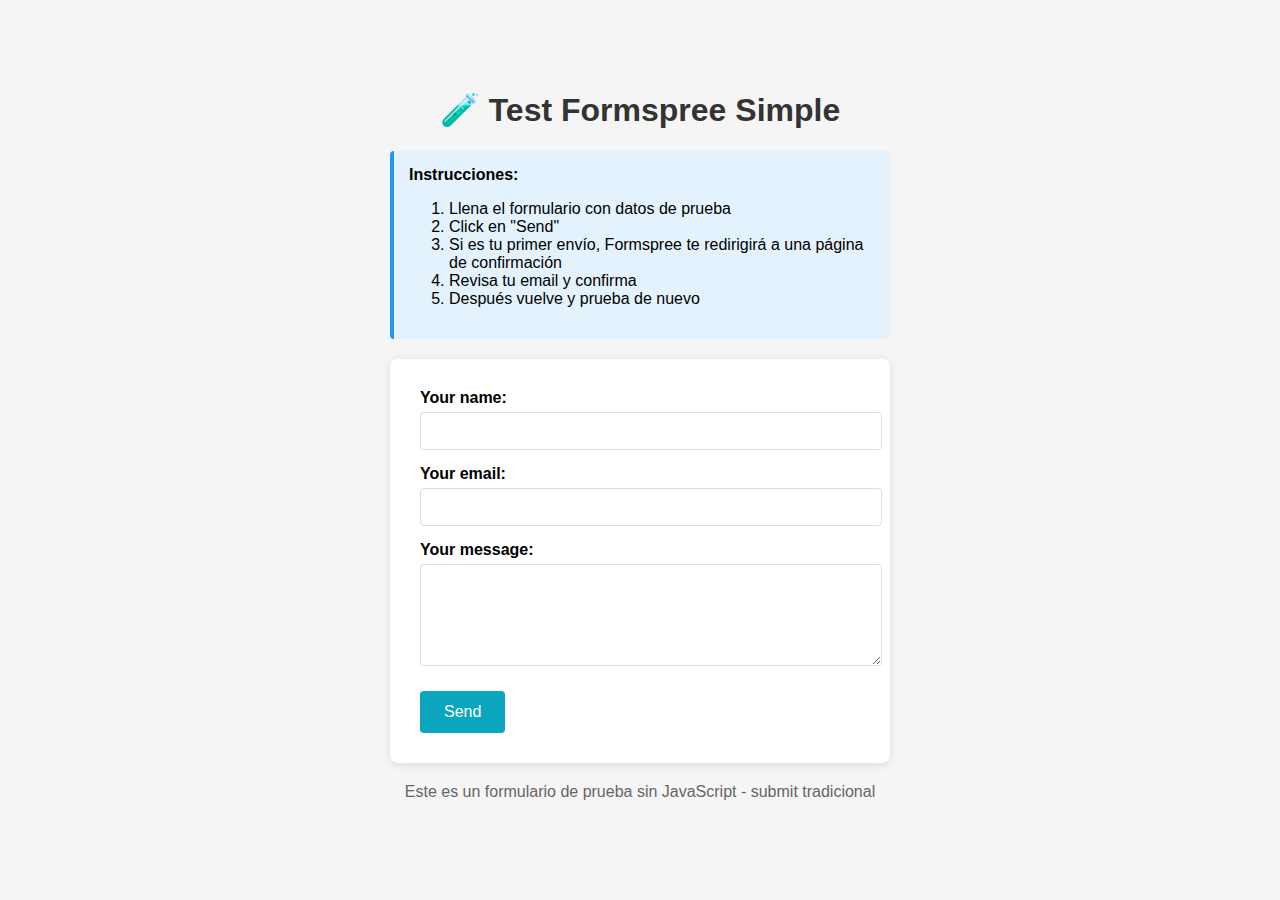
<file: test-form.html>
<!DOCTYPE html>
<html lang="es">
<head>
    <meta charset="UTF-8">
    <meta name="viewport" content="width=device-width, initial-scale=1.0">
    <title>Test Formspree</title>
    <style>
        body {
            font-family: Arial, sans-serif;
            max-width: 500px;
            margin: 50px auto;
            padding: 20px;
            background: #f5f5f5;
        }
        form {
            background: white;
            padding: 30px;
            border-radius: 8px;
            box-shadow: 0 2px 10px rgba(0,0,0,0.1);
        }
        label {
            display: block;
            margin-bottom: 15px;
            font-weight: bold;
        }
        input, textarea {
            display: block;
            width: 100%;
            margin-top: 5px;
            padding: 10px;
            border: 1px solid #ddd;
            border-radius: 4px;
            font-size: 14px;
        }
        button {
            background: #0BA5BE;
            color: white;
            border: none;
            padding: 12px 24px;
            border-radius: 4px;
            cursor: pointer;
            font-size: 16px;
            margin-top: 10px;
        }
        button:hover {
            background: #098999;
        }
        h1 {
            text-align: center;
            color: #333;
        }
        .info {
            background: #e3f2fd;
            padding: 15px;
            border-radius: 4px;
            margin-bottom: 20px;
            border-left: 4px solid #2196f3;
        }
    </style>
</head>
<body>
    <h1>🧪 Test Formspree Simple</h1>
    
    <div class="info">
        <strong>Instrucciones:</strong>
        <ol>
            <li>Llena el formulario con datos de prueba</li>
            <li>Click en "Send"</li>
            <li>Si es tu primer envío, Formspree te redirigirá a una página de confirmación</li>
            <li>Revisa tu email y confirma</li>
            <li>Después vuelve y prueba de nuevo</li>
        </ol>
    </div>

    <!-- Código EXACTO de Formspree sin JavaScript -->
    <form
      action="https://formspree.io/f/xvgvzgnr"
      method="POST"
    >
      <label>
        Your name:
        <input type="text" name="name" required>
      </label>
      
      <label>
        Your email:
        <input type="email" name="email" required>
      </label>
      
      <label>
        Your message:
        <textarea name="message" rows="5" required></textarea>
      </label>
      
      <button type="submit">Send</button>
    </form>
    
    <p style="text-align: center; margin-top: 20px; color: #666;">
        Este es un formulario de prueba sin JavaScript - submit tradicional
    </p>
</body>
</html>
</file>
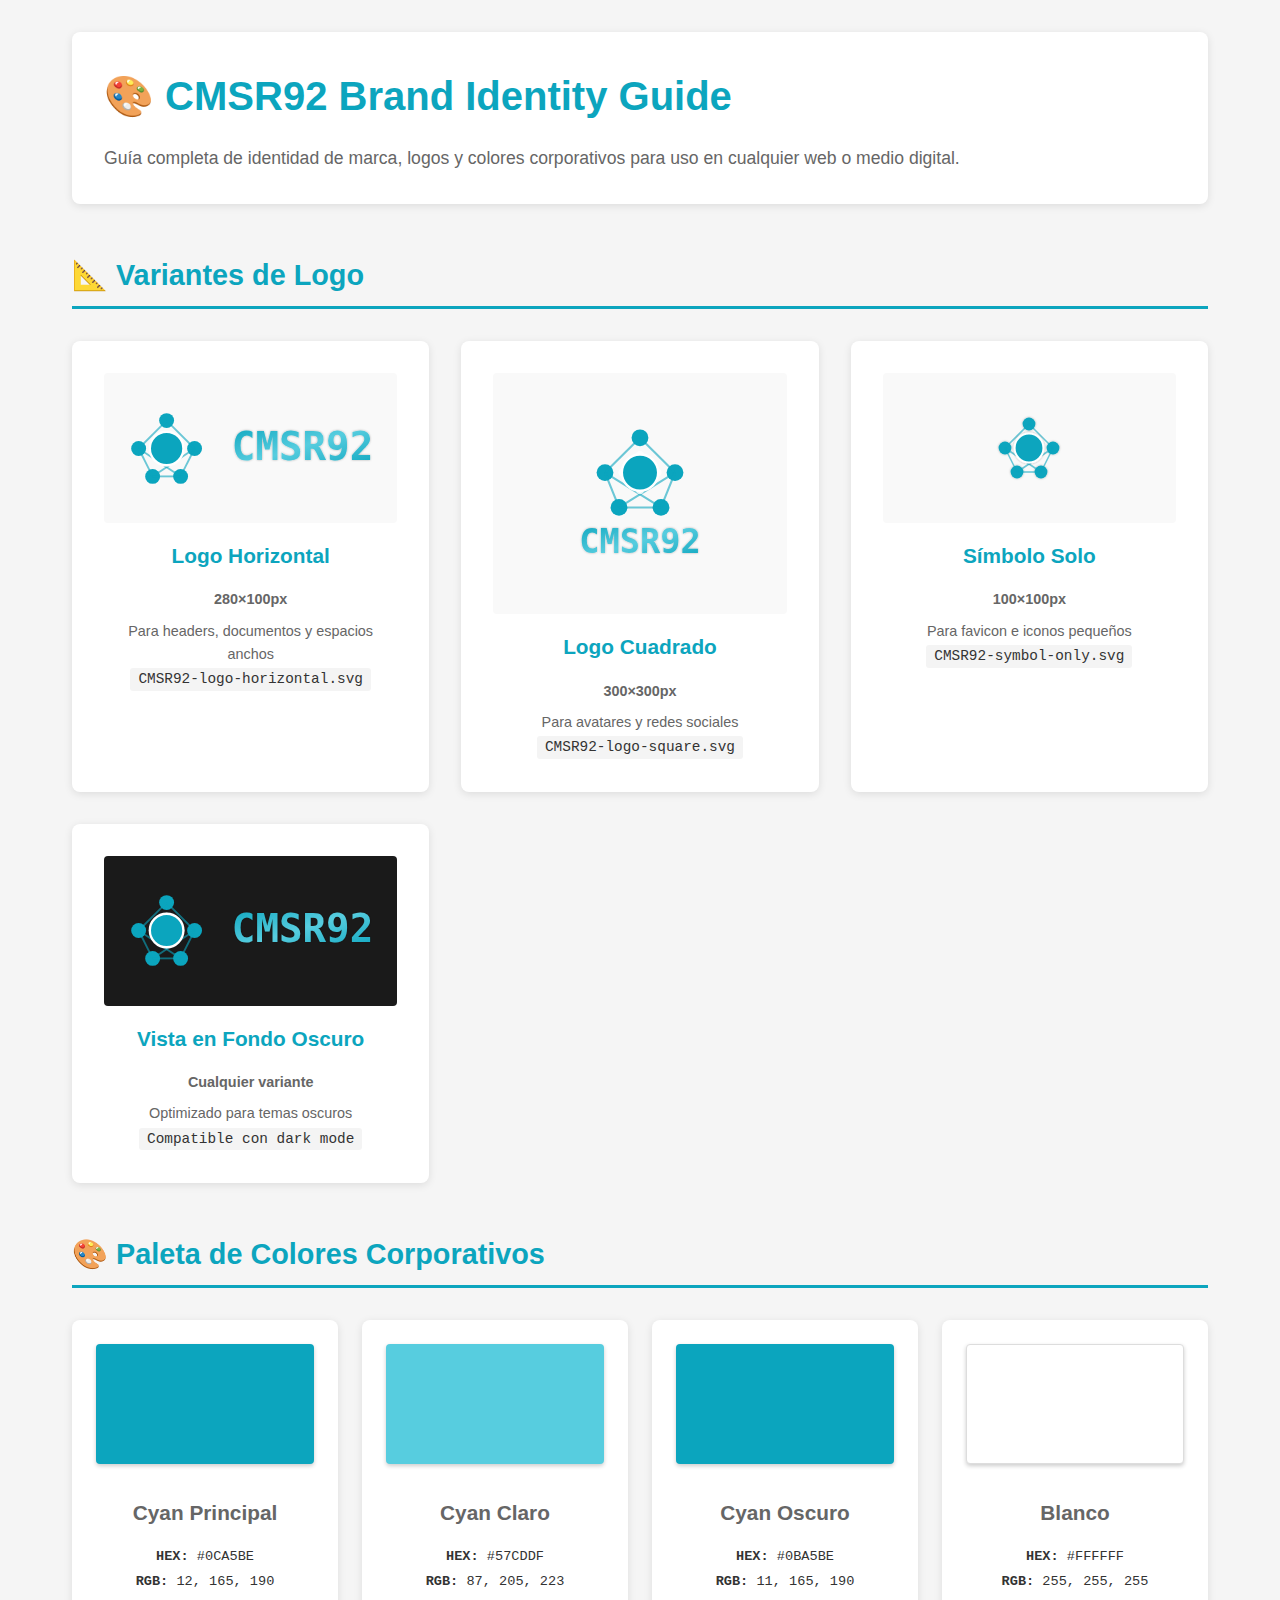
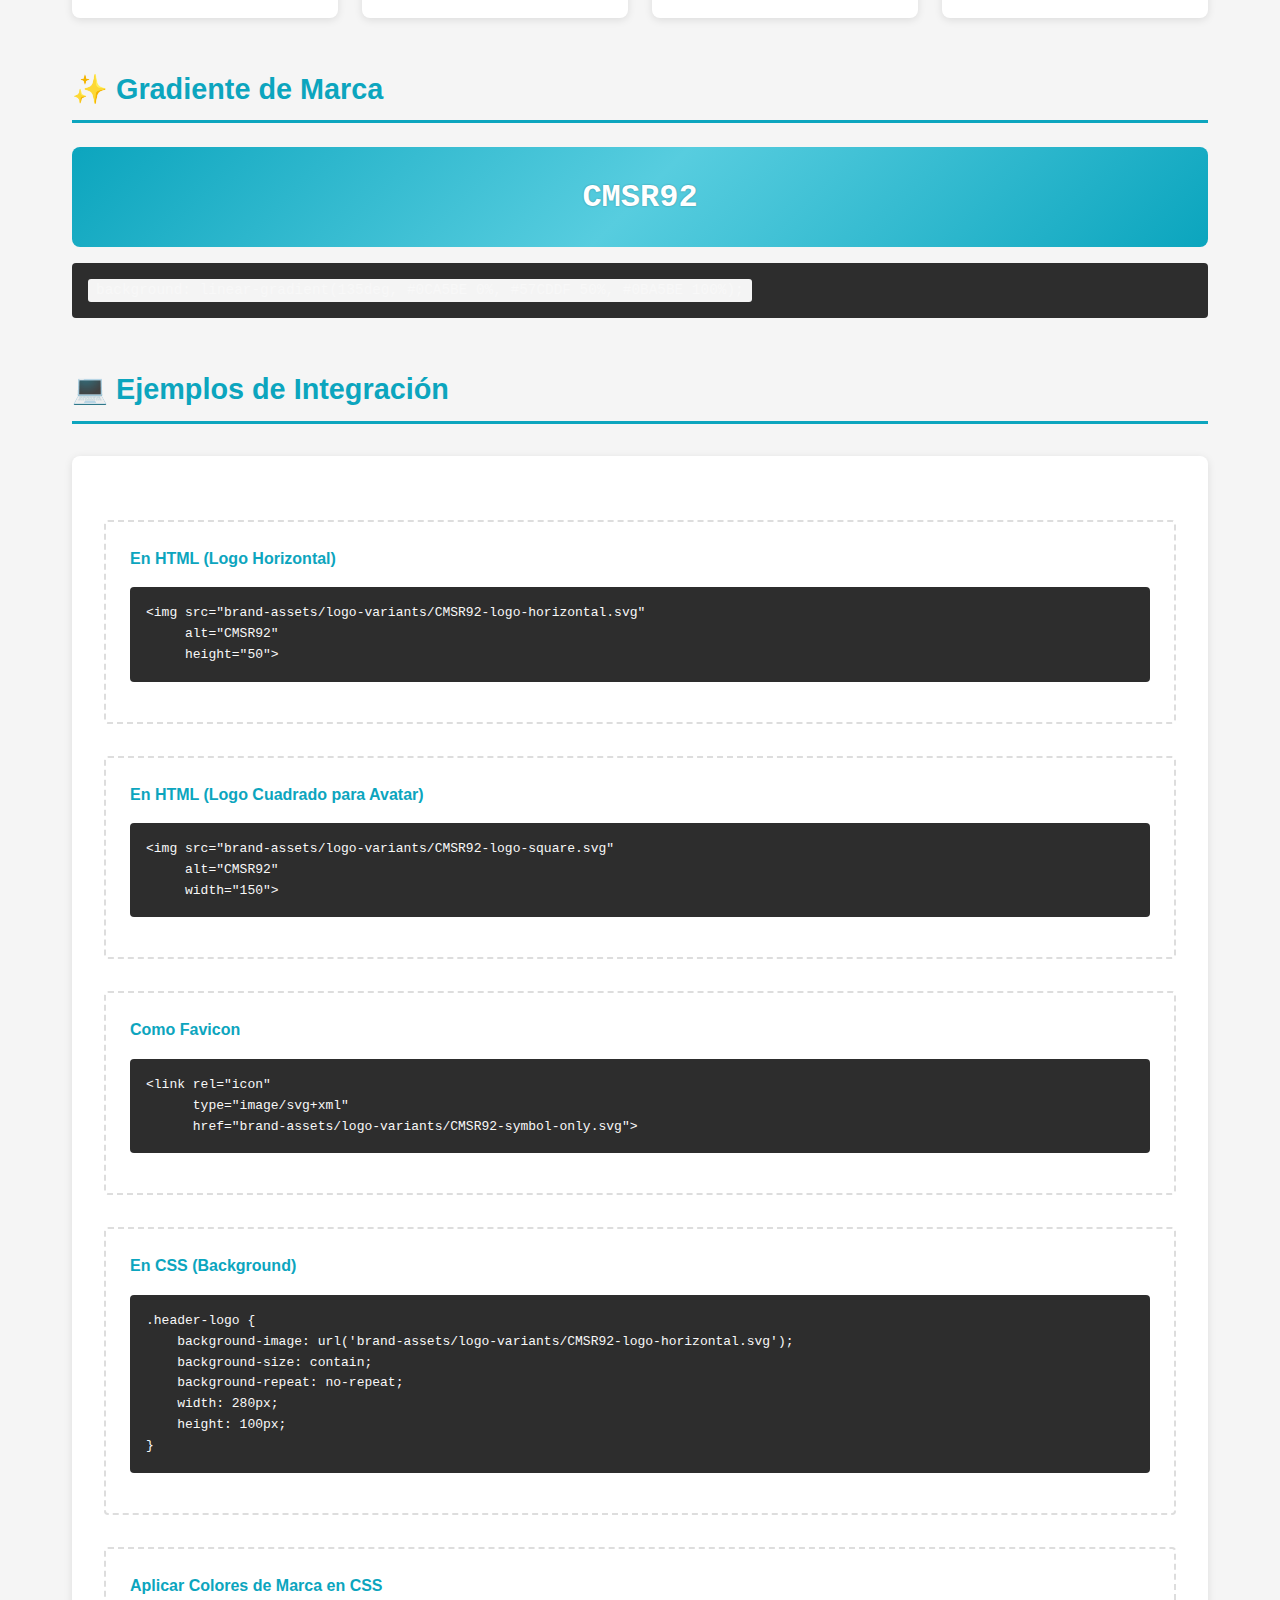
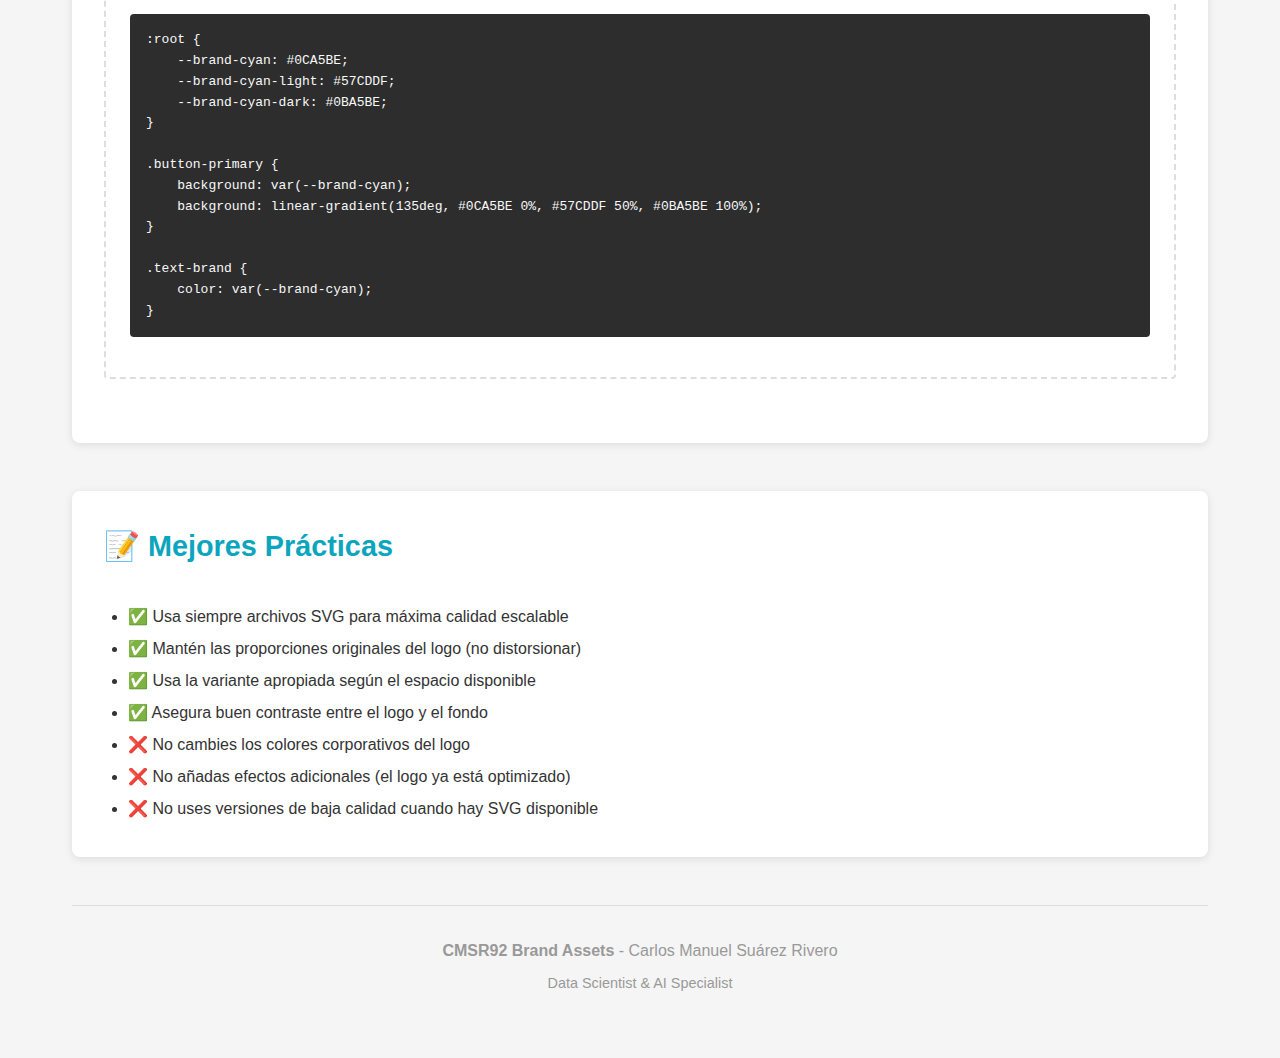
<file: brand-assets/brand-guide.html>
<!DOCTYPE html>
<html lang="es">
<head>
    <meta charset="UTF-8">
    <meta name="viewport" content="width=device-width, initial-scale=1.0">
    <title>CMSR92 - Brand Guide & Logo Showcase</title>
    <style>
        * {
            margin: 0;
            padding: 0;
            box-sizing: border-box;
        }
        
        body {
            font-family: -apple-system, BlinkMacSystemFont, 'Segoe UI', sans-serif;
            line-height: 1.6;
            color: #333;
            background: #f5f5f5;
        }
        
        .container {
            max-width: 1200px;
            margin: 0 auto;
            padding: 2rem;
        }
        
        h1 {
            font-size: 2.5rem;
            margin-bottom: 1rem;
            color: #0CA5BE;
        }
        
        h2 {
            font-size: 1.8rem;
            margin: 3rem 0 1.5rem;
            color: #0CA5BE;
            border-bottom: 3px solid #0CA5BE;
            padding-bottom: 0.5rem;
        }
        
        h3 {
            font-size: 1.3rem;
            margin: 2rem 0 1rem;
            color: #666;
        }
        
        .intro {
            background: white;
            padding: 2rem;
            border-radius: 8px;
            margin-bottom: 2rem;
            box-shadow: 0 2px 8px rgba(0,0,0,0.1);
        }
        
        .logo-grid {
            display: grid;
            grid-template-columns: repeat(auto-fit, minmax(300px, 1fr));
            gap: 2rem;
            margin: 2rem 0;
        }
        
        .logo-card {
            background: white;
            padding: 2rem;
            border-radius: 8px;
            box-shadow: 0 2px 8px rgba(0,0,0,0.1);
            text-align: center;
        }
        
        .logo-card h3 {
            margin-top: 1rem;
            color: #0CA5BE;
        }
        
        .logo-card p {
            color: #666;
            font-size: 0.9rem;
            margin-top: 0.5rem;
        }
        
        .logo-preview {
            min-height: 150px;
            display: flex;
            align-items: center;
            justify-content: center;
            background: #f9f9f9;
            border-radius: 4px;
            padding: 1rem;
            margin-bottom: 1rem;
        }
        
        .logo-preview.dark {
            background: #1a1a1a;
        }
        
        .color-grid {
            display: grid;
            grid-template-columns: repeat(auto-fit, minmax(200px, 1fr));
            gap: 1.5rem;
            margin: 2rem 0;
        }
        
        .color-card {
            background: white;
            padding: 1.5rem;
            border-radius: 8px;
            box-shadow: 0 2px 8px rgba(0,0,0,0.1);
            text-align: center;
        }
        
        .color-swatch {
            width: 100%;
            height: 120px;
            border-radius: 4px;
            margin-bottom: 1rem;
            box-shadow: 0 2px 4px rgba(0,0,0,0.2);
        }
        
        .color-info {
            font-family: monospace;
            font-size: 0.85rem;
            line-height: 1.8;
        }
        
        .usage-examples {
            background: white;
            padding: 2rem;
            border-radius: 8px;
            margin: 2rem 0;
            box-shadow: 0 2px 8px rgba(0,0,0,0.1);
        }
        
        .example-section {
            margin: 2rem 0;
            padding: 1.5rem;
            border: 2px dashed #ddd;
            border-radius: 4px;
        }
        
        .example-section h4 {
            color: #0CA5BE;
            margin-bottom: 1rem;
        }
        
        code {
            background: #f4f4f4;
            padding: 0.2rem 0.5rem;
            border-radius: 3px;
            font-family: monospace;
            font-size: 0.9rem;
        }
        
        pre {
            background: #2d2d2d;
            color: #f8f8f8;
            padding: 1rem;
            border-radius: 4px;
            overflow-x: auto;
            margin: 1rem 0;
        }
        
        .gradient-demo {
            height: 100px;
            border-radius: 8px;
            background: linear-gradient(135deg, #0CA5BE 0%, #57CDDF 50%, #0BA5BE 100%);
            display: flex;
            align-items: center;
            justify-content: center;
            color: white;
            font-size: 2rem;
            font-weight: bold;
            font-family: monospace;
            text-shadow: 0 0 2px rgba(0,0,0,0.3);
        }
    </style>
</head>
<body>
    <div class="container">
        <div class="intro">
            <h1>🎨 CMSR92 Brand Identity Guide</h1>
            <p style="font-size: 1.1rem; color: #666; margin-top: 1rem;">
                Guía completa de identidad de marca, logos y colores corporativos para uso en cualquier web o medio digital.
            </p>
        </div>

        <h2>📐 Variantes de Logo</h2>
        
        <div class="logo-grid">
            <div class="logo-card">
                <div class="logo-preview">
                    <img src="logo-variants/CMSR92-logo-horizontal.svg" alt="Logo Horizontal" style="max-width: 100%; height: auto;">
                </div>
                <h3>Logo Horizontal</h3>
                <p><strong>280×100px</strong></p>
                <p>Para headers, documentos y espacios anchos</p>
                <code>CMSR92-logo-horizontal.svg</code>
            </div>

            <div class="logo-card">
                <div class="logo-preview">
                    <img src="logo-variants/CMSR92-logo-square.svg" alt="Logo Cuadrado" style="max-width: 80%; height: auto;">
                </div>
                <h3>Logo Cuadrado</h3>
                <p><strong>300×300px</strong></p>
                <p>Para avatares y redes sociales</p>
                <code>CMSR92-logo-square.svg</code>
            </div>

            <div class="logo-card">
                <div class="logo-preview">
                    <img src="logo-variants/CMSR92-symbol-only.svg" alt="Símbolo Solo" style="width: 80px; height: auto;">
                </div>
                <h3>Símbolo Solo</h3>
                <p><strong>100×100px</strong></p>
                <p>Para favicon e iconos pequeños</p>
                <code>CMSR92-symbol-only.svg</code>
            </div>

            <div class="logo-card">
                <div class="logo-preview dark">
                    <img src="logo-variants/CMSR92-logo-horizontal.svg" alt="Logo en fondo oscuro" style="max-width: 100%; height: auto;">
                </div>
                <h3>Vista en Fondo Oscuro</h3>
                <p><strong>Cualquier variante</strong></p>
                <p>Optimizado para temas oscuros</p>
                <code>Compatible con dark mode</code>
            </div>
        </div>

        <h2>🎨 Paleta de Colores Corporativos</h2>
        
        <div class="color-grid">
            <div class="color-card">
                <div class="color-swatch" style="background: #0CA5BE;"></div>
                <h3>Cyan Principal</h3>
                <div class="color-info">
                    <div><strong>HEX:</strong> #0CA5BE</div>
                    <div><strong>RGB:</strong> 12, 165, 190</div>
                </div>
            </div>

            <div class="color-card">
                <div class="color-swatch" style="background: #57CDDF;"></div>
                <h3>Cyan Claro</h3>
                <div class="color-info">
                    <div><strong>HEX:</strong> #57CDDF</div>
                    <div><strong>RGB:</strong> 87, 205, 223</div>
                </div>
            </div>

            <div class="color-card">
                <div class="color-swatch" style="background: #0BA5BE;"></div>
                <h3>Cyan Oscuro</h3>
                <div class="color-info">
                    <div><strong>HEX:</strong> #0BA5BE</div>
                    <div><strong>RGB:</strong> 11, 165, 190</div>
                </div>
            </div>

            <div class="color-card">
                <div class="color-swatch" style="background: #FFFFFF; border: 1px solid #ddd;"></div>
                <h3>Blanco</h3>
                <div class="color-info">
                    <div><strong>HEX:</strong> #FFFFFF</div>
                    <div><strong>RGB:</strong> 255, 255, 255</div>
                </div>
            </div>
        </div>

        <h2>✨ Gradiente de Marca</h2>
        <div class="gradient-demo">CMSR92</div>
        <pre><code>background: linear-gradient(135deg, #0CA5BE 0%, #57CDDF 50%, #0BA5BE 100%);</code></pre>

        <h2>💻 Ejemplos de Integración</h2>
        
        <div class="usage-examples">
            <div class="example-section">
                <h4>En HTML (Logo Horizontal)</h4>
                <pre>&lt;img src="brand-assets/logo-variants/CMSR92-logo-horizontal.svg" 
     alt="CMSR92" 
     height="50"&gt;</pre>
            </div>

            <div class="example-section">
                <h4>En HTML (Logo Cuadrado para Avatar)</h4>
                <pre>&lt;img src="brand-assets/logo-variants/CMSR92-logo-square.svg" 
     alt="CMSR92" 
     width="150"&gt;</pre>
            </div>

            <div class="example-section">
                <h4>Como Favicon</h4>
                <pre>&lt;link rel="icon" 
      type="image/svg+xml" 
      href="brand-assets/logo-variants/CMSR92-symbol-only.svg"&gt;</pre>
            </div>

            <div class="example-section">
                <h4>En CSS (Background)</h4>
                <pre>.header-logo {
    background-image: url('brand-assets/logo-variants/CMSR92-logo-horizontal.svg');
    background-size: contain;
    background-repeat: no-repeat;
    width: 280px;
    height: 100px;
}</pre>
            </div>

            <div class="example-section">
                <h4>Aplicar Colores de Marca en CSS</h4>
                <pre>:root {
    --brand-cyan: #0CA5BE;
    --brand-cyan-light: #57CDDF;
    --brand-cyan-dark: #0BA5BE;
}

.button-primary {
    background: var(--brand-cyan);
    background: linear-gradient(135deg, #0CA5BE 0%, #57CDDF 50%, #0BA5BE 100%);
}

.text-brand {
    color: var(--brand-cyan);
}</pre>
            </div>
        </div>

        <div class="intro" style="margin-top: 3rem;">
            <h2 style="border: none; margin-top: 0;">📝 Mejores Prácticas</h2>
            <ul style="margin-left: 1.5rem; line-height: 2;">
                <li>✅ Usa siempre archivos SVG para máxima calidad escalable</li>
                <li>✅ Mantén las proporciones originales del logo (no distorsionar)</li>
                <li>✅ Usa la variante apropiada según el espacio disponible</li>
                <li>✅ Asegura buen contraste entre el logo y el fondo</li>
                <li>❌ No cambies los colores corporativos del logo</li>
                <li>❌ No añadas efectos adicionales (el logo ya está optimizado)</li>
                <li>❌ No uses versiones de baja calidad cuando hay SVG disponible</li>
            </ul>
        </div>

        <footer style="text-align: center; padding: 2rem 0; color: #999; margin-top: 3rem; border-top: 1px solid #ddd;">
            <p><strong>CMSR92 Brand Assets</strong> - Carlos Manuel Suárez Rivero</p>
            <p style="font-size: 0.9rem; margin-top: 0.5rem;">Data Scientist & AI Specialist</p>
        </footer>
    </div>
</body>
</html>
</file>
<file: styles.css>
/* =============================================
   CMSR92 - Portfolio V2.0
   Data Scientist & Analytics Developer
   Colores Corporativos: #0CA5BE & #57CDDF
   ============================================= */

/* ========== CSS Variables ========== */
:root {
    /* Brand Colors */
    --color-primary: #0CA5BE;
    --color-primary-rgb: 12, 165, 190;
    --color-primary-light: #57CDDF;
    --color-primary-dark: #0BA5BE;
    --gradient-primary: linear-gradient(135deg, #0CA5BE 0%, #57CDDF 50%, #0BA5BE 100%);
    --gradient-primary-hover: linear-gradient(135deg, #0BA5BE 0%, #0CA5BE 50%, #57CDDF 100%);
    
    /* Light Mode */
    --bg-primary: #FFFFFF;
    --bg-secondary: #F8FAFB;
    --bg-tertiary: #F3F4F6;
    --text-primary: #1F2937;
    --text-secondary: #6B7280;
    --text-tertiary: #9CA3AF;
    --border-color: #E5E7EB;
    --shadow-sm: 0 1px 2px 0 rgba(0, 0, 0, 0.05);
    --shadow-md: 0 4px 6px -1px rgba(0, 0, 0, 0.1);
    --shadow-lg: 0 10px 15px -3px rgba(0, 0, 0, 0.1);
    --shadow-xl: 0 20px 25px -5px rgba(0, 0, 0, 0.1);
    
    /* Spacing */
    --spacing-xs: 0.5rem;
    --spacing-sm: 1rem;
    --spacing-md: 1.5rem;
    --spacing-lg: 2rem;
    --spacing-xl: 3rem;
    --spacing-2xl: 4rem;
    
    /* Typography */
    --font-sans: 'Inter', -apple-system, BlinkMacSystemFont, 'Segoe UI', sans-serif;
    --font-mono: 'Monaco', 'Courier New', monospace;
    
    /* Border Radius */
    --radius-sm: 0.5rem;
    --radius-md: 0.75rem;
    --radius-lg: 1rem;
    --radius-xl: 1.5rem;
    
    /* Transitions */
    --transition-fast: 150ms ease;
    --transition-base: 300ms ease;
    --transition-slow: 500ms ease;
}

/* Dark Mode */
@media (prefers-color-scheme: dark) {
    :root {
        --bg-primary: #0A0E1A;
        --bg-secondary: #141824;
        --bg-tertiary: #1E293B;
        --text-primary: #FFFFFF;
        --text-secondary: #E2E8F0;
        --text-tertiary: #94A3B8;
        --border-color: #2D3748;
        --shadow-sm: 0 1px 2px 0 rgba(0, 0, 0, 0.3);
        --shadow-md: 0 4px 6px -1px rgba(0, 0, 0, 0.4);
        --shadow-lg: 0 10px 15px -3px rgba(0, 0, 0, 0.5);
        --shadow-xl: 0 20px 25px -5px rgba(0, 0, 0, 0.6);
    }
}

[data-theme="dark"] {
    --bg-primary: #0A0E1A;
    --bg-secondary: #141824;
    --bg-tertiary: #1E293B;
    --text-primary: #FFFFFF;
    --text-secondary: #E2E8F0;
    --text-tertiary: #94A3B8;
    --border-color: #2D3748;
    --shadow-sm: 0 1px 2px 0 rgba(0, 0, 0, 0.3);
    --shadow-md: 0 4px 6px -1px rgba(0, 0, 0, 0.4);
    --shadow-lg: 0 10px 15px -3px rgba(0, 0, 0, 0.5);
    --shadow-xl: 0 20px 25px -5px rgba(0, 0, 0, 0.6);
}

/* ========== Base Styles ========== */
* {
    margin: 0;
    padding: 0;
    box-sizing: border-box;
}

html {
    scroll-behavior: smooth;
    font-size: 16px;
}

body {
    font-family: var(--font-sans);
    background-color: var(--bg-primary);
    color: var(--text-primary);
    line-height: 1.6;
    -webkit-font-smoothing: antialiased;
    -moz-osx-font-smoothing: grayscale;
    overflow-x: hidden;
}

.container {
    max-width: 1280px;
    margin: 0 auto;
    padding: 0 var(--spacing-lg);
}

/* ========== Typography ========== */
h1, h2, h3, h4, h5, h6 {
    font-weight: 700;
    line-height: 1.2;
    color: var(--text-primary);
}

.gradient-text {
    background: var(--gradient-primary);
    -webkit-background-clip: text;
    -webkit-text-fill-color: transparent;
    background-clip: text;
}

/* ========== Theme Toggle ========== */
.theme-toggle {
    position: fixed;
    top: 6rem;
    right: var(--spacing-lg);
    width: 3rem;
    height: 3rem;
    border-radius: 50%;
    background: var(--bg-secondary);
    border: 2px solid var(--border-color);
    cursor: pointer;
    display: flex;
    align-items: center;
    justify-content: center;
    transition: all var(--transition-base);
    z-index: 999;
    box-shadow: var(--shadow-md);
}

.theme-toggle:hover {
    transform: scale(1.1) rotate(180deg);
    box-shadow: var(--shadow-lg);
    background: var(--gradient-primary);
}

.theme-toggle i {
    font-size: 1.2rem;
    color: var(--text-primary);
    transition: all var(--transition-base);
}

.theme-toggle:hover i {
    color: white;
}

.theme-toggle .fa-sun {
    display: none;
}

[data-theme="dark"] .theme-toggle .fa-moon {
    display: none;
}

[data-theme="dark"] .theme-toggle .fa-sun {
    display: block;
}

/* ========== Header / Navigation ========== */
.header {
    position: fixed;
    top: 0;
    left: 0;
    right: 0;
    background: var(--bg-primary);
    border-bottom: 1px solid var(--border-color);
    z-index: 1000;
    transition: all var(--transition-base);
    box-shadow: 0 2px 10px rgba(0, 0, 0, 0.05);
}

[data-theme="dark"] .header {
    box-shadow: 0 2px 10px rgba(0, 0, 0, 0.3);
}

.header.scrolled {
    box-shadow: var(--shadow-lg);
}

.navbar {
    display: flex;
    align-items: center;
    justify-content: space-between;
    padding: var(--spacing-md) 0;
}

.logo-container {
    display: flex;
    align-items: center;
    gap: var(--spacing-sm);
    cursor: pointer;
}

.logo-icon {
    width: 2.5rem;
    height: 2.5rem;
}

.logo-icon .node {
    fill: #0CA5BE;
    animation: pulse 2s ease-in-out infinite;
}

.logo-icon .node-center {
    fill: #57CDDF;
    animation: pulse 2s ease-in-out infinite;
}

.logo-icon .node-delay-1 { animation-delay: 0.2s; }
.logo-icon .node-delay-2 { animation-delay: 0.4s; }
.logo-icon .node-delay-3 { animation-delay: 0.6s; }
.logo-icon .node-delay-4 { animation-delay: 0.8s; }

.logo-icon .connection {
    stroke: #0CA5BE;
    stroke-width: 2;
    opacity: 0.6;
}

@keyframes pulse {
    0%, 100% { opacity: 1; transform: scale(1); }
    50% { opacity: 0.5; transform: scale(0.95); }
}

.logo-text {
    font-size: 1.5rem;
    font-weight: 800;
    background: linear-gradient(135deg, #0CA5BE 0%, #57CDDF 100%);
    -webkit-background-clip: text;
    -webkit-text-fill-color: transparent;
    background-clip: text;
}

/* Asegurar que el gradiente del 92 también funcione */
.logo-text .gradient-text {
    background: linear-gradient(135deg, #0CA5BE 0%, #57CDDF 100%);
    -webkit-background-clip: text;
    -webkit-text-fill-color: transparent;
    background-clip: text;
}

.nav-links {
    display: flex;
    list-style: none;
    gap: var(--spacing-lg);
}

.nav-link {
    color: var(--text-primary);
    text-decoration: none;
    font-weight: 600;
    position: relative;
    padding: 0.5rem 0;
    transition: all var(--transition-base);
}

.nav-link:hover {
    color: var(--color-primary);
}

.nav-link::after {
    content: '';
    position: absolute;
    bottom: 0;
    left: 0;
    width: 0;
    height: 2px;
    background: var(--gradient-primary);
    transition: width var(--transition-base);
}

.nav-link.active {
    color: var(--color-primary);
}

.nav-link:hover::after,
.nav-link.active::after {
    width: 100%;
}

.mobile-menu-toggle {
    display: none;
    flex-direction: column;
    gap: 0.25rem;
    background: none;
    border: none;
    cursor: pointer;
    padding: 0.5rem;
    z-index: 1001;
    transition: all var(--transition-base);
}

.mobile-menu-toggle span {
    width: 1.5rem;
    height: 2px;
    background: var(--text-primary);
    transition: all var(--transition-base);
    border-radius: 2px;
}

/* Animación del menú hamburguesa */
.mobile-menu-toggle.active span:nth-child(1) {
    transform: rotate(45deg) translate(5px, 5px);
}

.mobile-menu-toggle.active span:nth-child(2) {
    opacity: 0;
}

.mobile-menu-toggle.active span:nth-child(3) {
    transform: rotate(-45deg) translate(7px, -6px);
}

/* ========== Hero Section ========== */
.hero {
    min-height: 100vh;
    display: flex;
    align-items: center;
    padding-top: 5rem;
    background: var(--bg-primary);
    position: relative;
    overflow: hidden;
    z-index: 1;
}

.hero::before {
    content: '';
    position: absolute;
    top: -50%;
    right: -20%;
    width: 60%;
    height: 150%;
    background: radial-gradient(circle, rgba(12, 165, 190, 0.05) 0%, transparent 70%);
    pointer-events: none;
    z-index: 0;
}

.hero-content {
    display: grid;
    grid-template-columns: 1fr 1fr;
    gap: var(--spacing-2xl);
    align-items: center;
}

.hero-text {
    z-index: 1;
}

.hero-badge {
    display: inline-flex;
    align-items: center;
    gap: 0.5rem;
    padding: 0.5rem 1rem;
    background: var(--bg-secondary);
    border: 1px solid var(--border-color);
    border-radius: var(--radius-lg);
    font-size: 0.875rem;
    font-weight: 500;
    color: var(--text-secondary);
    margin-bottom: var(--spacing-lg);
    animation: slideDown 0.6s ease;
    white-space: nowrap;
    max-width: 100%;
    overflow: visible;
}

.badge-icon {
    font-size: 1.25rem;
    flex-shrink: 0;
}

.hero-title {
    font-size: clamp(2.5rem, 5vw, 4rem);
    margin-bottom: var(--spacing-md);
    animation: slideUp 0.6s ease 0.2s backwards;
    word-wrap: break-word;
    overflow-wrap: break-word;
    hyphens: auto;
}

.hero-description {
    font-size: 1.25rem;
    color: var(--text-secondary);
    margin-bottom: var(--spacing-xl);
    max-width: 600px;
    animation: slideUp 0.6s ease 0.4s backwards;
    word-wrap: break-word;
    overflow-wrap: break-word;
    line-height: 1.6;
}

.hero-cta {
    display: flex;
    gap: var(--spacing-md);
    margin-bottom: var(--spacing-xl);
    animation: slideUp 0.6s ease 0.6s backwards;
}

.social-links {
    display: flex;
    gap: var(--spacing-md);
    animation: slideUp 0.6s ease 0.8s backwards;
}

.social-link {
    width: 3rem;
    height: 3rem;
    border-radius: 50%;
    background: var(--bg-secondary);
    border: 1px solid var(--border-color);
    display: flex;
    align-items: center;
    justify-content: center;
    color: var(--text-secondary);
    transition: all var(--transition-base);
    text-decoration: none;
}

.social-link:hover {
    background: var(--gradient-primary);
    border-color: transparent;
    color: white;
    transform: translateY(-5px);
    box-shadow: var(--shadow-lg);
}

.hero-visual {
    display: flex;
    flex-direction: column;
    gap: var(--spacing-lg);
    z-index: 1;
}

.stats-grid {
    display: grid;
    grid-template-columns: repeat(2, 1fr);
    gap: var(--spacing-md);
    max-width: 500px;
}

.stat-card {
    background: var(--bg-secondary);
    border: 1px solid var(--border-color);
    border-radius: var(--radius-lg);
    padding: var(--spacing-md) var(--spacing-lg);
    display: flex;
    align-items: center;
    gap: var(--spacing-md);
    transition: all var(--transition-base);
    animation: slideLeft 0.6s ease backwards;
    min-height: 80px;
}

.stat-card:nth-child(1) { animation-delay: 0.2s; }
.stat-card:nth-child(2) { animation-delay: 0.3s; }
.stat-card:nth-child(3) { animation-delay: 0.4s; }
.stat-card:nth-child(4) { animation-delay: 0.5s; }
.stat-card:nth-child(5) { animation-delay: 0.6s; }
.stat-card:nth-child(6) { animation-delay: 0.7s; }

.stat-card:hover {
    transform: translateY(-5px);
    box-shadow: var(--shadow-xl);
    border-color: var(--color-primary);
}

.stat-icon {
    width: 3rem;
    height: 3rem;
    border-radius: var(--radius-md);
    background: var(--gradient-primary);
    display: flex;
    align-items: center;
    justify-content: center;
    flex-shrink: 0;
}

.stat-icon i {
    font-size: 1.25rem;
    color: white;
}

.stat-content {
    flex: 1;
    min-width: 0;
}

.stat-number {
    font-size: 1.25rem;
    font-weight: 700;
    background: var(--gradient-primary);
    -webkit-background-clip: text;
    -webkit-text-fill-color: transparent;
    background-clip: text;
    margin-bottom: 0.125rem;
    white-space: nowrap;
    overflow: hidden;
    text-overflow: ellipsis;
}

.stat-label {
    font-size: 0.75rem;
    color: var(--text-secondary);
    line-height: 1.3;
    display: -webkit-box;
    -webkit-line-clamp: 2;
    -webkit-box-orient: vertical;
    overflow: hidden;
}

/* ========== Buttons ========== */
.btn {
    display: inline-flex;
    align-items: center;
    gap: 0.5rem;
    padding: 0.875rem 1.5rem;
    border-radius: var(--radius-md);
    font-weight: 600;
    text-decoration: none;
    transition: all var(--transition-base);
    cursor: pointer;
    border: none;
    font-size: 1rem;
}

.btn-primary {
    background: var(--gradient-primary);
    color: white;
    box-shadow: var(--shadow-md);
}

.btn-primary:hover {
    background: var(--gradient-primary-hover);
    transform: translateY(-2px);
    box-shadow: var(--shadow-lg);
}

.btn-secondary {
    background: var(--bg-secondary);
    color: var(--text-primary);
    border: 1px solid var(--border-color);
}

.btn-secondary:hover {
    background: var(--bg-tertiary);
    border-color: var(--color-primary);
    transform: translateY(-2px);
}

.btn-sm {
    padding: 0.5rem 1rem;
    font-size: 0.875rem;
}

.btn-lg {
    padding: 1rem 2rem;
    font-size: 1.125rem;
}

/* ========== Sections ========== */
.section {
    padding: var(--spacing-2xl) 0;
    position: relative;
    z-index: 1;
    background: var(--bg-primary);
}

.section-header {
    text-align: center;
    margin-bottom: var(--spacing-2xl);
}

.section-badge {
    display: inline-flex;
    align-items: center;
    gap: 0.5rem;
    padding: 0.5rem 1rem;
    background: var(--bg-secondary);
    border: 1px solid var(--border-color);
    border-radius: var(--radius-lg);
    font-size: 0.875rem;
    font-weight: 600;
    color: var(--color-primary);
    margin-bottom: var(--spacing-md);
}

.section-title {
    font-size: clamp(2rem, 4vw, 3rem);
    margin-bottom: var(--spacing-md);
}

.section-description {
    font-size: 1.125rem;
    color: var(--text-secondary);
    max-width: 700px;
    margin: 0 auto;
}

/* ========== About Section ========== */
.about-content {
    max-width: 900px;
    margin: 0 auto;
}

.about {
    background: var(--bg-primary);
    position: relative;
    z-index: 2;
}

.about-text {
    background: var(--bg-secondary);
    border: 1px solid var(--border-color);
    border-radius: var(--radius-xl);
    padding: var(--spacing-xl);
}

.about-paragraph {
    font-size: 1.125rem;
    line-height: 1.8;
    color: var(--text-secondary);
    margin-bottom: var(--spacing-md);
}

.about-paragraph:last-of-type {
    margin-bottom: var(--spacing-lg);
}

.about-highlights {
    display: grid;
    grid-template-columns: repeat(auto-fit, minmax(250px, 1fr));
    gap: var(--spacing-md);
}

.highlight-item {
    display: flex;
    align-items: center;
    gap: 0.75rem;
    padding: var(--spacing-md);
    background: var(--bg-primary);
    border-radius: var(--radius-md);
    transition: all var(--transition-base);
}

.highlight-item:hover {
    transform: translateX(5px);
}

.highlight-item i {
    color: var(--color-primary);
    font-size: 1.25rem;
}

/* ========== Skills Section ========== */
.skills {
    background: var(--bg-secondary);
    position: relative;
    z-index: 1;
}

.skills-grid {
    display: grid;
    grid-template-columns: repeat(auto-fit, minmax(300px, 1fr));
    gap: var(--spacing-lg);
}

.skill-category {
    background: var(--bg-primary);
    border: 1px solid var(--border-color);
    border-radius: var(--radius-xl);
    padding: var(--spacing-lg);
    transition: all var(--transition-base);
}

.skill-category:hover {
    transform: translateY(-5px);
    box-shadow: var(--shadow-xl);
    border-color: var(--color-primary);
}

.skill-category-header {
    display: flex;
    align-items: center;
    gap: var(--spacing-sm);
    margin-bottom: var(--spacing-lg);
}

.skill-category-header i {
    font-size: 1.5rem;
    color: var(--color-primary);
}

.skill-category-header h3 {
    font-size: 1.25rem;
}

.skill-items {
    display: flex;
    flex-direction: column;
    gap: var(--spacing-md);
}

.skill-item {
    display: flex;
    flex-direction: column;
    gap: 0.5rem;
}

.skill-info {
    display: flex;
    justify-content: space-between;
    align-items: center;
}

.skill-name {
    font-weight: 600;
    color: var(--text-primary);
}

.skill-level {
    font-size: 0.875rem;
    color: var(--text-tertiary);
}

.skill-bar {
    height: 0.5rem;
    background: var(--bg-tertiary);
    border-radius: var(--radius-sm);
    overflow: hidden;
}

.skill-progress {
    height: 100%;
    background: var(--gradient-primary);
    border-radius: var(--radius-sm);
    transition: width 1.5s cubic-bezier(0.4, 0, 0.2, 1);
    width: 0;
}

/* ========== Projects Section ========== */
.projects-grid {
    display: grid;
    grid-template-columns: repeat(auto-fit, minmax(350px, 1fr));
    gap: var(--spacing-xl);
}

.project-card {
    background: var(--bg-secondary);
    border: 1px solid var(--border-color);
    border-radius: var(--radius-xl);
    overflow: hidden;
    transition: all var(--transition-base);
    position: relative;
}

.project-card.featured {
    grid-column: 1 / -1;
    display: grid;
    grid-template-columns: 1fr 1fr;
    gap: 0;
}

.project-card:hover {
    transform: translateY(-10px);
    box-shadow: var(--shadow-xl);
    border-color: var(--color-primary);
}

.project-badge {
    position: absolute;
    top: var(--spacing-md);
    left: var(--spacing-md);
    z-index: 10;
    display: flex;
    align-items: center;
    gap: 0.5rem;
    padding: 0.5rem 1rem;
    background: var(--gradient-primary);
    color: white;
    border-radius: var(--radius-md);
    font-weight: 600;
    font-size: 0.875rem;
    box-shadow: var(--shadow-md);
}

.project-image {
    position: relative;
    width: 100%;
    height: 300px;
    overflow: hidden;
    background: var(--bg-tertiary);
}

.project-card.featured .project-image {
    height: 100%;
}

.project-image img {
    width: 100%;
    height: 100%;
    object-fit: cover;
    transition: transform var(--transition-slow);
}

.project-card:hover .project-image img {
    transform: scale(1.1);
}

.project-overlay {
    position: absolute;
    top: 0;
    left: 0;
    right: 0;
    bottom: 0;
    background: rgba(12, 165, 190, 0.9);
    display: flex;
    align-items: center;
    justify-content: center;
    opacity: 0;
    transition: opacity var(--transition-base);
}

.project-card:hover .project-overlay {
    opacity: 1;
}

.project-link-icon {
    width: 4rem;
    height: 4rem;
    border-radius: 50%;
    background: white;
    display: flex;
    align-items: center;
    justify-content: center;
    color: var(--color-primary);
    font-size: 1.5rem;
    text-decoration: none;
    transition: all var(--transition-base);
}

.project-link-icon:hover {
    transform: scale(1.2) rotate(90deg);
}

.project-content {
    padding: var(--spacing-xl);
}

.project-title {
    font-size: 1.5rem;
    margin-bottom: var(--spacing-md);
}

.project-description {
    color: var(--text-secondary);
    line-height: 1.8;
    margin-bottom: var(--spacing-lg);
}

.project-highlights {
    display: grid;
    grid-template-columns: repeat(3, 1fr);
    gap: var(--spacing-md);
    margin-bottom: var(--spacing-lg);
    padding: var(--spacing-lg);
    background: var(--bg-tertiary);
    border-radius: var(--radius-md);
    border: 1px solid var(--border-color);
}

.highlight-metric {
    text-align: center;
}

.metric-value {
    display: block;
    font-size: 1.5rem;
    font-weight: 700;
    background: var(--gradient-primary);
    -webkit-background-clip: text;
    -webkit-text-fill-color: transparent;
    background-clip: text;
    margin-bottom: 0.25rem;
}

.metric-label {
    display: block;
    font-size: 0.75rem;
    color: var(--text-tertiary);
    text-transform: uppercase;
    letter-spacing: 0.05em;
}

.project-features {
    display: flex;
    flex-direction: column;
    gap: 0.75rem;
    margin-bottom: var(--spacing-lg);
}

.feature-item {
    display: flex;
    align-items: flex-start;
    gap: 0.75rem;
    font-size: 0.9375rem;
    color: var(--text-secondary);
}

.feature-item i {
    color: var(--color-primary);
    margin-top: 0.25rem;
    flex-shrink: 0;
}

.project-tags {
    display: flex;
    flex-wrap: wrap;
    gap: 0.5rem;
    margin-bottom: var(--spacing-lg);
}

.tag {
    padding: 0.25rem 0.75rem;
    background: var(--bg-tertiary);
    border: 1px solid var(--border-color);
    border-radius: var(--radius-sm);
    font-size: 0.875rem;
    color: var(--text-secondary);
    font-weight: 500;
}

.project-actions {
    display: flex;
    gap: var(--spacing-sm);
}

.project-card.coming-soon {
    border-style: dashed;
    opacity: 0.85;
    transition: all var(--transition-base);
}

.project-card.coming-soon:hover {
    opacity: 1;
    border-color: var(--color-primary);
}

.project-image.placeholder {
    display: flex;
    align-items: center;
    justify-content: center;
    background: linear-gradient(135deg, var(--bg-secondary) 0%, var(--bg-tertiary) 100%);
    position: relative;
    overflow: hidden;
}

.project-image.placeholder::before {
    content: '';
    position: absolute;
    top: -50%;
    left: -50%;
    width: 200%;
    height: 200%;
    background: repeating-linear-gradient(
        45deg,
        transparent,
        transparent 10px,
        rgba(var(--color-primary-rgb), 0.03) 10px,
        rgba(var(--color-primary-rgb), 0.03) 20px
    );
    animation: moveStripes 20s linear infinite;
}

@keyframes moveStripes {
    0% {
        transform: translate(0, 0);
    }
    100% {
        transform: translate(50px, 50px);
    }
}

.coming-soon-content {
    text-align: center;
    position: relative;
    z-index: 1;
}

.coming-soon-content i {
    font-size: 3.5rem;
    background: var(--gradient-primary);
    -webkit-background-clip: text;
    -webkit-text-fill-color: transparent;
    background-clip: text;
    margin-bottom: var(--spacing-md);
    animation: pulse 2s ease-in-out infinite;
}

@keyframes pulse {
    0%, 100% {
        opacity: 1;
        transform: scale(1);
    }
    50% {
        opacity: 0.7;
        transform: scale(1.05);
    }
}

.coming-soon-content h4 {
    font-size: 1.25rem;
    margin-bottom: 0.5rem;
    color: var(--text-primary);
    text-transform: uppercase;
    letter-spacing: 0.1em;
    font-weight: 600;
}

.coming-soon-content p {
    color: var(--text-secondary);
    font-size: 0.9375rem;
}

/* ========== Education Section ========== */
.timeline {
    max-width: 900px;
    margin: 0 auto;
    position: relative;
    padding-left: 3rem;
}

.timeline::before {
    content: '';
    position: absolute;
    left: 0;
    top: 0;
    bottom: 0;
    width: 2px;
    background: var(--gradient-primary);
}

.timeline-item {
    position: relative;
    margin-bottom: var(--spacing-xl);
}

.timeline-marker {
    position: absolute;
    left: -3.5rem;
    top: 0;
    width: 1rem;
    height: 1rem;
    border-radius: 50%;
    background: var(--color-primary);
    border: 3px solid var(--bg-primary);
    box-shadow: 0 0 0 4px var(--bg-secondary);
}

.timeline-content {
    background: var(--bg-secondary);
    border: 1px solid var(--border-color);
    border-radius: var(--radius-xl);
    padding: var(--spacing-xl);
    transition: all var(--transition-base);
}

.timeline-content:hover {
    transform: translateX(10px);
    box-shadow: var(--shadow-lg);
    border-color: var(--color-primary);
}

.timeline-date {
    display: inline-block;
    padding: 0.25rem 0.75rem;
    background: var(--gradient-primary);
    color: white;
    border-radius: var(--radius-sm);
    font-size: 0.875rem;
    font-weight: 600;
    margin-bottom: var(--spacing-sm);
}

.timeline-title {
    font-size: 1.5rem;
    margin-bottom: 0.5rem;
}

.timeline-institution {
    color: var(--color-primary);
    font-weight: 600;
    margin-bottom: var(--spacing-md);
}

.timeline-description {
    color: var(--text-secondary);
    line-height: 1.8;
    margin-bottom: var(--spacing-md);
}

.timeline-highlights {
    display: flex;
    flex-wrap: wrap;
    gap: 0.5rem;
}

.highlight-badge {
    padding: 0.375rem 0.75rem;
    background: var(--bg-primary);
    border: 1px solid var(--border-color);
    border-radius: var(--radius-sm);
    font-size: 0.875rem;
    color: var(--text-secondary);
    font-weight: 500;
}

/* ========== Contact Section ========== */
.contact {
    background: var(--bg-secondary);
}

.contact-content {
    max-width: 900px;
    margin: 0 auto;
}

.contact-info {
    display: grid;
    grid-template-columns: repeat(auto-fit, minmax(250px, 1fr));
    gap: var(--spacing-lg);
    margin-bottom: var(--spacing-2xl);
}

.contact-card {
    background: var(--bg-primary);
    border: 1px solid var(--border-color);
    border-radius: var(--radius-xl);
    padding: var(--spacing-xl);
    text-align: center;
    transition: all var(--transition-base);
}

.contact-card:hover {
    transform: translateY(-5px);
    box-shadow: var(--shadow-xl);
    border-color: var(--color-primary);
}

.contact-icon {
    width: 4rem;
    height: 4rem;
    border-radius: 50%;
    background: var(--gradient-primary);
    display: flex;
    align-items: center;
    justify-content: center;
    margin: 0 auto var(--spacing-md);
}

.contact-icon i {
    font-size: 1.5rem;
    color: white;
}

.contact-card h3 {
    font-size: 1.125rem;
    margin-bottom: 0.5rem;
}

.contact-card a {
    color: var(--text-secondary);
    text-decoration: none;
    transition: color var(--transition-base);
}

.contact-card a:hover {
    color: var(--color-primary);
}

.contact-cta {
    text-align: center;
    background: var(--bg-primary);
    border: 1px solid var(--border-color);
    border-radius: var(--radius-xl);
    padding: var(--spacing-2xl);
}

.contact-text {
    font-size: 1.125rem;
    color: var(--text-secondary);
    line-height: 1.8;
    max-width: 600px;
    margin: 0 auto var(--spacing-xl);
}

/* ========== Footer ========== */
.footer {
    background: var(--bg-secondary);
    border-top: 1px solid var(--border-color);
    padding: var(--spacing-2xl) 0 var(--spacing-lg);
}

.footer-content {
    display: grid;
    grid-template-columns: 2fr 1fr 1fr;
    gap: var(--spacing-2xl);
    margin-bottom: var(--spacing-xl);
}

.footer-brand .logo-container {
    margin-bottom: var(--spacing-md);
}

/* Asegurar que el logo en footer también use colores corporativos */
.footer .logo-icon .node {
    fill: #0CA5BE;
}

.footer .logo-icon .node-center {
    fill: #57CDDF;
}

.footer .logo-icon .connection {
    stroke: #0CA5BE;
}

.footer-description {
    color: var(--text-secondary);
    line-height: 1.8;
}

.footer-links h4,
.footer-social h4 {
    margin-bottom: var(--spacing-md);
    color: var(--text-primary);
}

.footer-links ul {
    list-style: none;
}

.footer-links li {
    margin-bottom: 0.5rem;
}

.footer-links a {
    color: var(--text-secondary);
    text-decoration: none;
    transition: color var(--transition-base);
}

.footer-links a:hover {
    color: var(--color-primary);
}

.footer-social .social-links {
    display: flex;
    gap: var(--spacing-md);
    justify-content: flex-start;
}

.footer-social .social-links a {
    width: 2.5rem;
    height: 2.5rem;
    border-radius: 50%;
    background: var(--bg-primary);
    border: 1px solid var(--border-color);
    display: flex;
    align-items: center;
    justify-content: center;
    color: var(--text-secondary);
    transition: all var(--transition-base);
    text-decoration: none;
    font-size: 1.125rem;
}

.footer-social .social-links a:hover {
    background: var(--gradient-primary);
    border-color: transparent;
    color: white;
    transform: translateY(-3px);
    box-shadow: var(--shadow-md);
}

.footer-bottom {
    padding-top: var(--spacing-lg);
    border-top: 1px solid var(--border-color);
    text-align: center;
    color: var(--text-tertiary);
    font-size: 0.875rem;
}

.footer-tech {
    margin-top: 0.5rem;
}

.footer-tech i {
    color: var(--color-primary);
}

/* ========== Animations ========== */
@keyframes slideDown {
    from {
        opacity: 0;
        transform: translateY(-20px);
    }
    to {
        opacity: 1;
        transform: translateY(0);
    }
}

@keyframes slideUp {
    from {
        opacity: 0;
        transform: translateY(20px);
    }
    to {
        opacity: 1;
        transform: translateY(0);
    }
}

@keyframes slideLeft {
    from {
        opacity: 0;
        transform: translateX(20px);
    }
    to {
        opacity: 1;
        transform: translateX(0);
    }
}

/* ========== Responsive Design ========== */
@media (max-width: 1024px) {
    .hero-content {
        grid-template-columns: 1fr;
        text-align: center;
        gap: var(--spacing-xl);
    }
    
    .hero-text {
        display: flex;
        flex-direction: column;
        align-items: center;
    }
    
    .hero-cta,
    .social-links {
        justify-content: center;
    }
    
    .stats-grid {
        grid-template-columns: repeat(2, 1fr);
        max-width: 100%;
        margin-top: var(--spacing-lg);
    }
    
    .project-card.featured {
        grid-template-columns: 1fr;
    }
    
    .footer-content {
        grid-template-columns: 1fr;
        text-align: center;
    }
    
    .footer-social .social-links {
        justify-content: center;
    }
}

@media (max-width: 768px) {
    /* Contenedor principal para móviles */
    .container {
        padding: 0 var(--spacing-md);
    }
    
    /* Navegación móvil */
    .nav-links {
        position: fixed;
        top: 0;
        right: -100%;
        width: 80%;
        max-width: 300px;
        height: 100vh;
        background: var(--bg-primary);
        border-left: 1px solid var(--border-color);
        flex-direction: column;
        padding: 6rem var(--spacing-lg) var(--spacing-xl);
        gap: var(--spacing-md);
        transition: right var(--transition-base);
        z-index: 999;
        box-shadow: -5px 0 15px rgba(0, 0, 0, 0.1);
        overflow-y: auto;
    }
    
    [data-theme="dark"] .nav-links {
        box-shadow: -5px 0 15px rgba(0, 0, 0, 0.5);
    }
    
    .nav-links.active {
        right: 0;
    }
    
    .nav-link {
        padding: var(--spacing-sm) 0;
        font-size: 1.125rem;
        width: 100%;
        text-align: left;
        border-bottom: 1px solid var(--border-color);
    }
    
    .nav-link::after {
        display: none;
    }
    
    .nav-link.active {
        color: var(--color-primary);
        font-weight: 700;
    }
    
    .mobile-menu-toggle {
        display: flex;
    }
    
    /* Overlay cuando el menú está abierto */
    .nav-links.active::before {
        content: '';
        position: fixed;
        top: 0;
        left: 0;
        width: 100%;
        height: 100%;
        background: rgba(0, 0, 0, 0.5);
        z-index: -1;
    }
    
    /* Theme toggle para móviles */
    .theme-toggle {
        top: 5rem;
        right: var(--spacing-md);
        width: 2.75rem;
        height: 2.75rem;
    }
    
    /* Hero Section optimizada para móviles */
    .hero {
        min-height: auto;
        padding-top: 5rem;
        padding-bottom: 3rem;
    }
    
    .hero-content {
        gap: var(--spacing-lg);
    }
    
    .hero-badge {
        padding: 0.5rem 1rem;
        font-size: 0.875rem;
        margin-bottom: var(--spacing-md);
        white-space: normal;
        text-align: center;
        width: 100%;
        max-width: fit-content;
        display: inline-flex;
        word-wrap: break-word;
    }
    
    .badge-icon {
        font-size: 1.125rem;
        flex-shrink: 0;
    }
    
    .hero-title {
        font-size: 2rem;
        line-height: 1.3;
        margin-bottom: var(--spacing-md);
        word-wrap: break-word;
        overflow-wrap: break-word;
        hyphens: auto;
    }
    
    .hero-description {
        font-size: 1rem;
        line-height: 1.7;
        margin-bottom: var(--spacing-lg);
        word-wrap: break-word;
        overflow-wrap: break-word;
    }
    
    .hero-cta {
        flex-direction: column;
        width: 100%;
        gap: var(--spacing-sm);
        margin-bottom: var(--spacing-lg);
    }
    
    .btn {
        width: 100%;
        justify-content: center;
        padding: 0.875rem 1.5rem;
        font-size: 1rem;
        min-height: 48px; /* Touch target optimizado */
    }
    
    /* Social links con mejor touch target */
    .social-links {
        gap: var(--spacing-md);
        margin-bottom: var(--spacing-lg);
    }
    
    .social-link {
        width: 3rem;
        height: 3rem;
        font-size: 1.25rem;
    }
    
    /* Stats Grid optimizada para móviles - Layout vertical mejorado */
    .hero-visual {
        width: 100%;
        margin-top: var(--spacing-lg);
    }
    
    .stats-grid {
        grid-template-columns: 1fr;
        gap: var(--spacing-sm);
        max-width: 100%;
    }
    
    .stat-card {
        padding: var(--spacing-md);
        gap: var(--spacing-sm);
        min-height: 70px;
        background: var(--bg-secondary);
        border: 1px solid var(--border-color);
    }
    
    .stat-icon {
        width: 2.5rem;
        height: 2.5rem;
    }
    
    .stat-icon i {
        font-size: 1.125rem;
    }
    
    .stat-number {
        font-size: 1.125rem;
    }
    
    .stat-label {
        font-size: 0.6875rem;
        line-height: 1.4;
    }
    
    /* Secciones generales */
    .section {
        padding: var(--spacing-2xl) 0;
    }
    
    .section-header {
        margin-bottom: var(--spacing-xl);
    }
    
    .section-badge {
        padding: 0.4rem 0.875rem;
        font-size: 0.8125rem;
    }
    
    .section-title {
        font-size: 1.75rem;
        line-height: 1.3;
        margin-bottom: var(--spacing-sm);
    }
    
    .section-description {
        font-size: 1rem;
        line-height: 1.6;
    }
    
    /* About Section */
    .about-paragraph {
        font-size: 0.9375rem;
        line-height: 1.7;
        margin-bottom: var(--spacing-md);
    }
    
    .about-highlights {
        gap: var(--spacing-sm);
    }
    
    .highlight-item {
        padding: var(--spacing-sm);
        font-size: 0.875rem;
    }
    
    .highlight-item i {
        font-size: 1rem;
        min-width: 1.5rem;
    }
    
    /* Skills & Projects */
    .skills-grid,
    .projects-grid {
        grid-template-columns: 1fr;
        gap: var(--spacing-md);
    }
    
    .skill-category-header h3 {
        font-size: 1.125rem;
    }
    
    .skill-name {
        font-size: 0.9375rem;
    }
    
    .skill-level {
        font-size: 0.75rem;
    }
    
    /* Project cards optimizadas */
    .project-card {
        padding: var(--spacing-lg);
    }
    
    .project-title {
        font-size: 1.25rem;
    }
    
    .project-description {
        font-size: 0.9375rem;
        line-height: 1.6;
    }
    
    .project-highlights {
        grid-template-columns: 1fr;
        gap: var(--spacing-sm);
    }
    
    .project-highlight {
        padding: var(--spacing-sm);
        font-size: 0.875rem;
    }
    
    .tech-tags {
        gap: 0.375rem;
    }
    
    .tech-tag {
        padding: 0.375rem 0.75rem;
        font-size: 0.75rem;
    }
    
    /* Timeline para móviles */
    .timeline {
        padding-left: 2rem;
    }
    
    .timeline-item {
        padding-left: var(--spacing-md);
    }
    
    .timeline-marker {
        left: -2.5rem;
        width: 2rem;
        height: 2rem;
    }
    
    .timeline-marker i {
        font-size: 0.875rem;
    }
    
    .timeline-content {
        padding: var(--spacing-md);
    }
    
    .timeline-date {
        font-size: 0.8125rem;
    }
    
    .timeline-title {
        font-size: 1.125rem;
    }
    
    .timeline-company {
        font-size: 0.9375rem;
    }
    
    .timeline-description {
        font-size: 0.875rem;
        line-height: 1.6;
    }
    
    /* Contact Section */
    .contact-info {
        gap: var(--spacing-md);
    }
    
    .contact-card {
        padding: var(--spacing-lg);
    }
    
    .contact-icon {
        width: 3.5rem;
        height: 3.5rem;
    }
    
    .contact-icon i {
        font-size: 1.375rem;
    }
    
    .contact-card h3 {
        font-size: 1rem;
    }
    
    .contact-card p {
        font-size: 0.9375rem;
    }
    
    .contact-cta {
        padding: var(--spacing-xl);
    }
    
    .contact-text {
        font-size: 1rem;
        line-height: 1.7;
    }
    
    /* Footer optimizado */
    .footer {
        padding: var(--spacing-xl) 0 var(--spacing-md);
    }
    
    .footer-content {
        gap: var(--spacing-xl);
    }
    
    .footer-description {
        font-size: 0.9375rem;
        line-height: 1.7;
    }
    
    .footer-bottom {
        font-size: 0.8125rem;
        padding: var(--spacing-md) var(--spacing-sm) 0;
    }
}

/* Extra optimizaciones para pantallas muy pequeñas */
@media (max-width: 480px) {
    .container {
        padding: 0 1rem;
    }
    
    .hero-badge {
        padding: 0.5rem 0.875rem;
        font-size: 0.8125rem;
        white-space: normal;
    }
    
    .hero-title {
        font-size: 1.75rem;
        line-height: 1.35;
    }
    
    .hero-description {
        font-size: 0.9375rem;
        line-height: 1.7;
    }
    
    .stats-grid {
        gap: 0.625rem;
    }
    
    .stat-card {
        padding: 0.75rem;
    }
    
    .stat-icon {
        width: 2.25rem;
        height: 2.25rem;
    }
    
    .stat-number {
        font-size: 1rem;
    }
    
    .stat-label {
        font-size: 0.625rem;
    }
    
    .section-title {
        font-size: 1.5rem;
    }
}
/* === Feature Projects Responsive Fix === */
@media (max-width: 768px) {
  .project-card.featured {
    grid-template-columns: 1fr !important;
    display: block !important;
    width: 100% !important;
    min-width: unset !important;
  }
  .project-card.featured .project-image,
  .project-card.featured .project-content {
    width: 100% !important;
    max-width: 100% !important;
    height: auto !important;
    margin: 0 !important;
    display: block !important;
  }
}
@media (max-width: 480px) {
  .project-card.featured {
    grid-template-columns: 1fr !important;
    display: block !important;
    width: 100% !important;
  }
  .project-card.featured .project-image,
  .project-card.featured .project-content {
    width: 100% !important;
    max-width: 100% !important;
    display: block !important;
    margin: 0 !important;
  }
}
@media (max-width: 768px) {
  .project-actions {
    display: flex !important;
    flex-direction: row !important;      /* Horizontal (como en desktop) */
    justify-content: center !important;  /* Centrado horizontal */
    align-items: center !important;
    gap: var(--spacing-sm) !important;   /* Separación entre los dos botones */
    width: 100%;
    margin: 0 auto !important;
  }
  .project-actions .btn {
    flex: 1 1 45%;
    max-width: 160px;            /* Limita tamaño y evita que se salgan */
    text-align: center !important;
    margin: 0 !important;
    min-width: 110px;
  }
}
</file>
